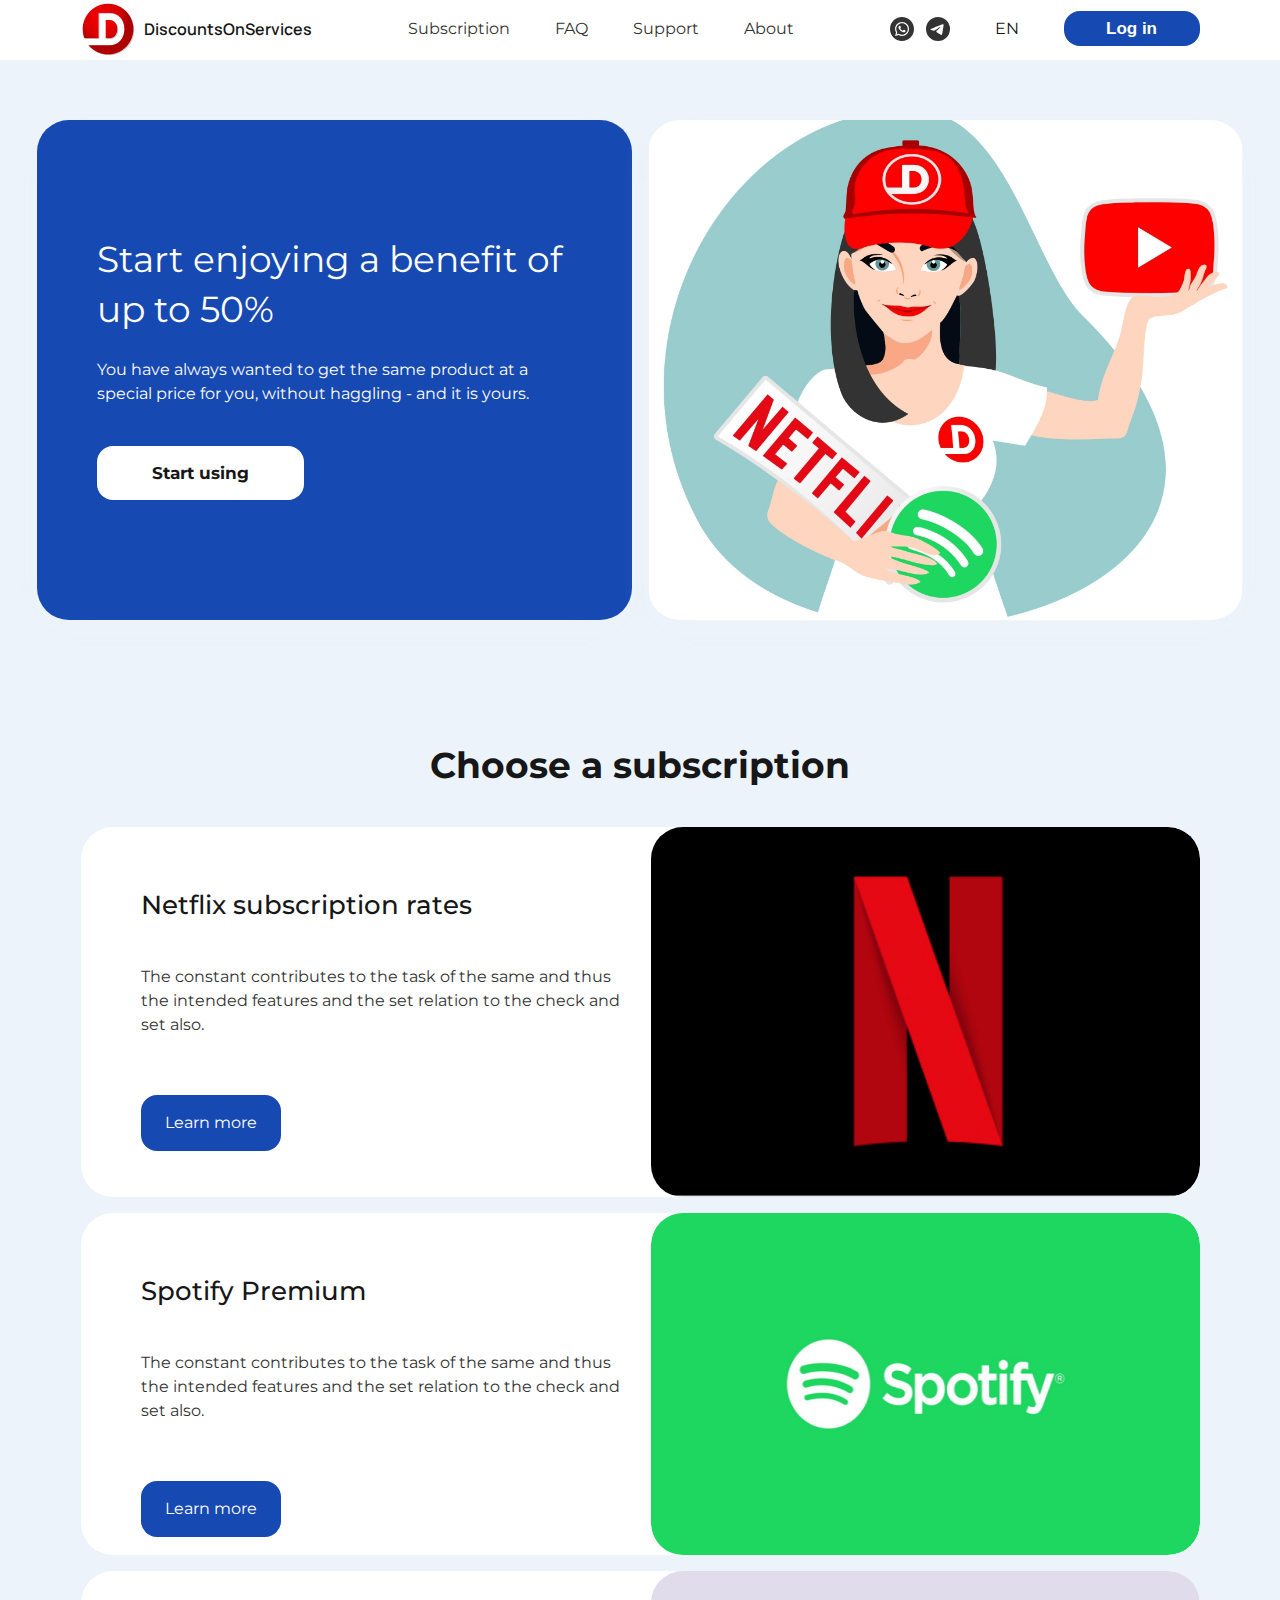
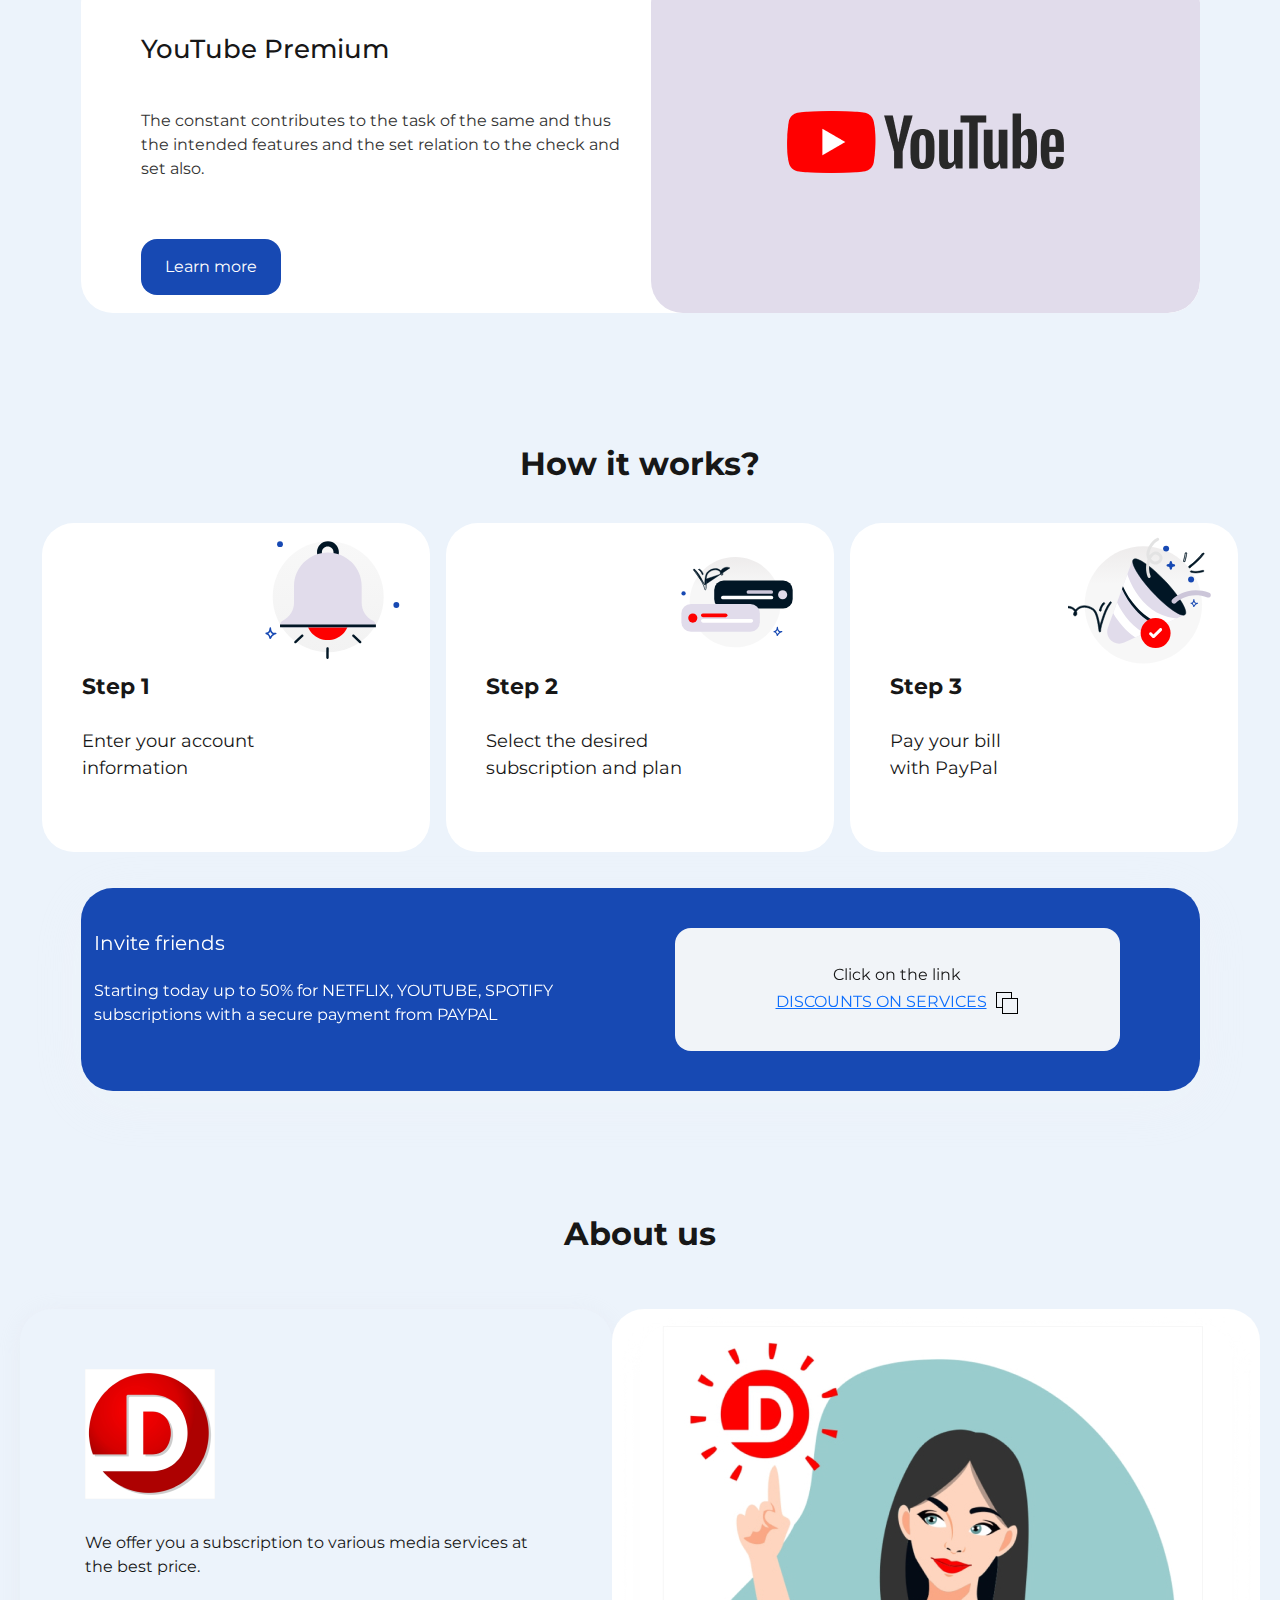
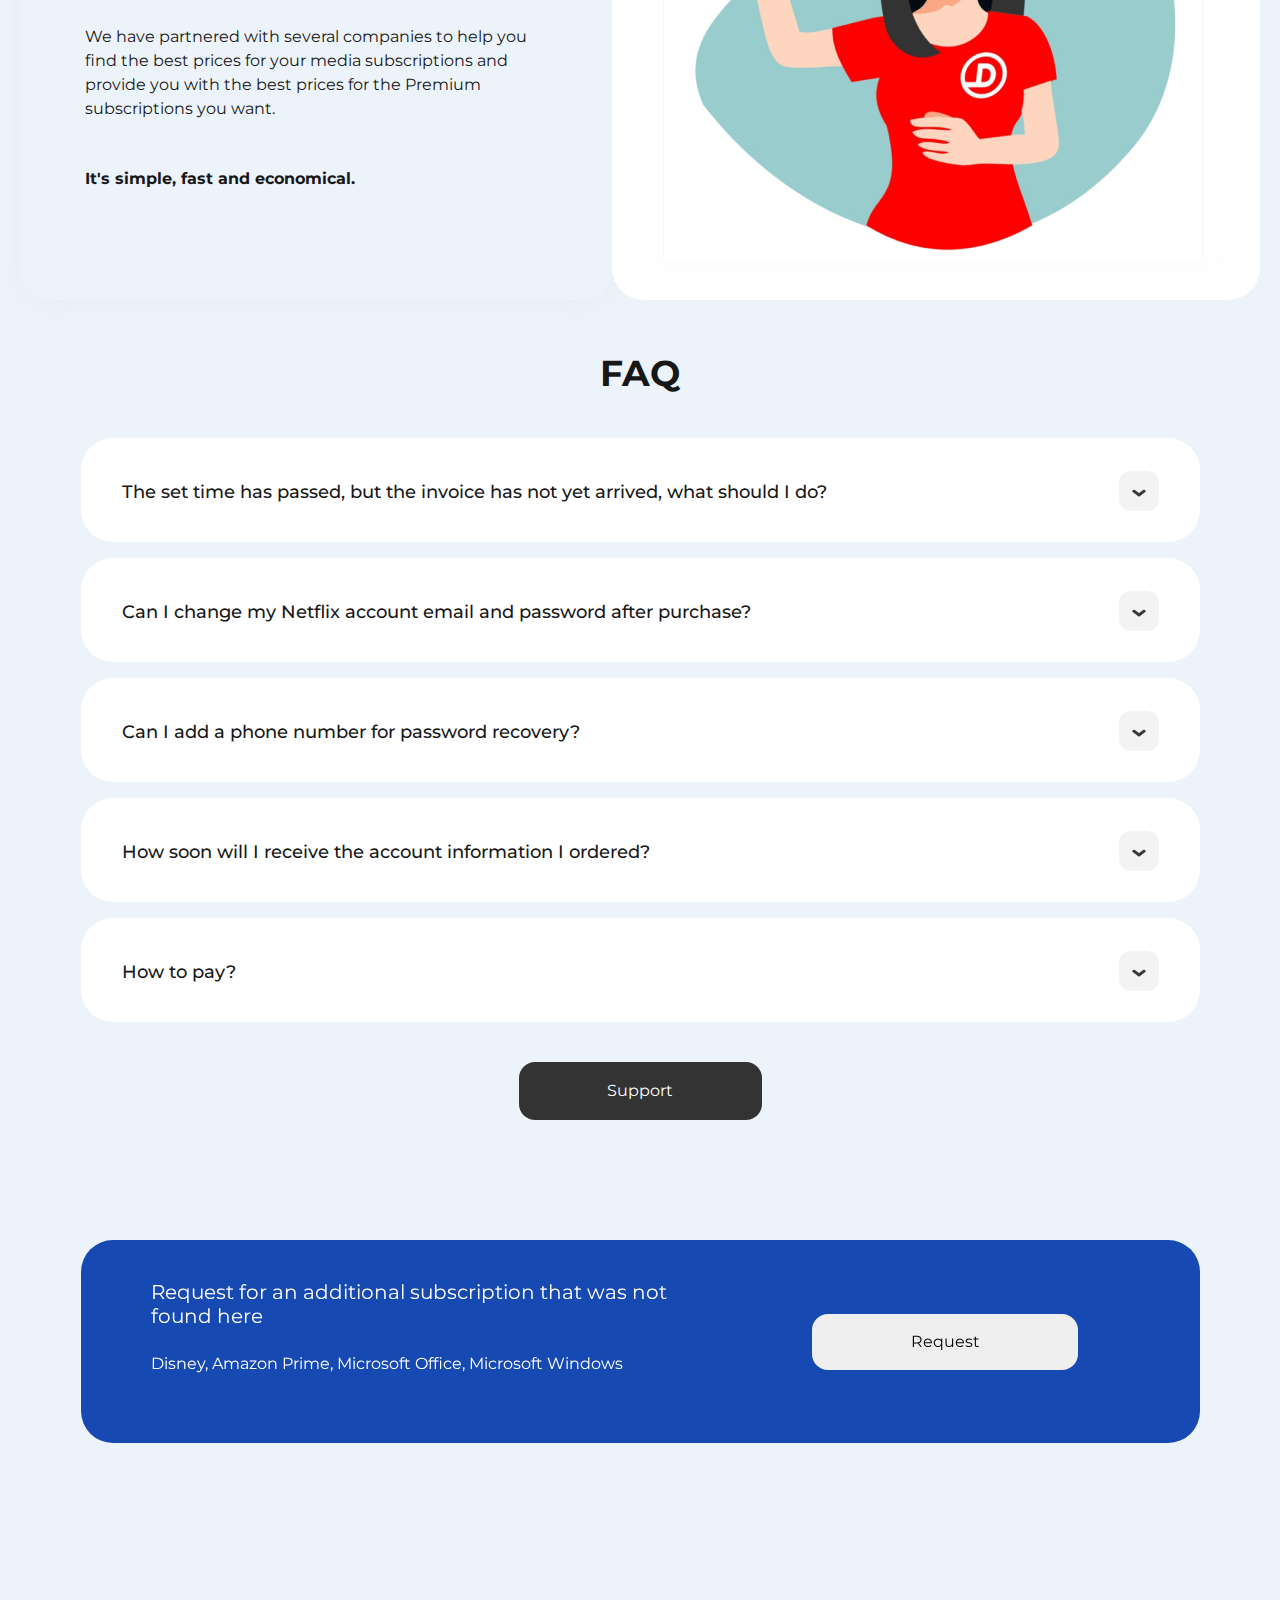
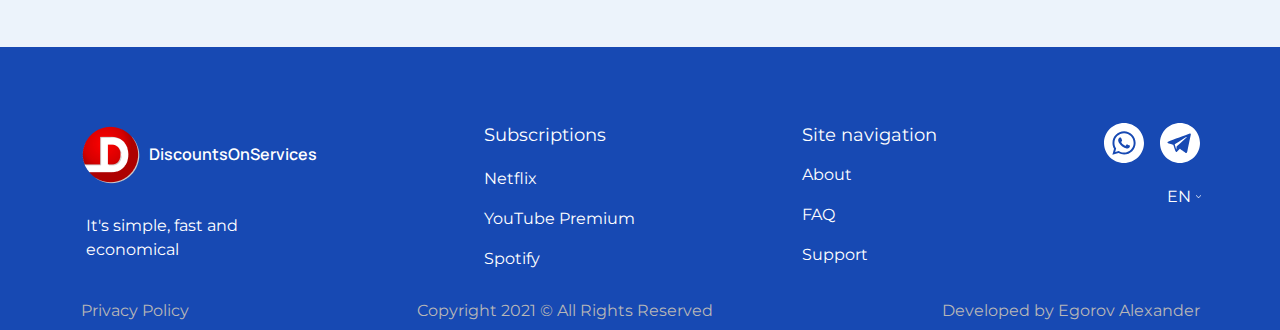
<file: index.html>
<!DOCTYPE html>
<html lang="en, ru">

<head>
	<meta charset="utf-8" />
	<!-- <base href="/"> -->

	<title>Egorov.dev</title>
	<meta name="page" content="MultiPage" />

	<meta name="viewport"
		content="width=device-width, initial-scale=1.0, minimum-scale=1.0, maximum-scale=1.0, user-scalable=no" />

	<link rel="icon" href="images/favicon.png" />
	<meta property="og:image" content="images/preview.jpg" />

	<!-- <link rel="stylesheet" href="libs/bootstrap/css/bootstrap-reboot.min.css"> -->
	<link rel="stylesheet" href="libs/bootstrap/css/bootstrap-grid.min.css" />
	<link rel="stylesheet" href="libs/bootstrap/css/bootstrap.min.css">
	<link href="https://fonts.googleapis.com/css?family=Montserrat:regular,500,800" rel="stylesheet" />
	<link href="https://fonts.googleapis.com/css?family=Inter:regular,500,600,800" rel="stylesheet" />
	<link href="https://fonts.googleapis.com/css?family=Manrope:regular,500,600,700,800" rel="stylesheet" />
	<link rel="stylesheet" href="css/main.css">
	<link rel="stylesheet" href="css/media.css">

</head>

<body>

	<div class="wrapper">
		<header class="header">
			<div class="container">
				<div class="header__inner">
					<div class="header__logo">
						<div class="header__logo-img">
							<a href="index.html"><img src="images/logo.png" alt="logo"></a>
						</div>
						<div class="header__logo-text">DiscountsOnServices</div>
					</div>
					
					<div class="header__menu menu">
						<div class="header__burger">
						<span></span>
					</div>
						<nav class="menu__body">
							<ul class="menu__list">
								<li class="menu__item"><a href="#" class="menu__link">Subscription</a>
									<div class="dropdown-content">
										<a href="netflix.html">Netflix</a>
										<a href="youtube.html">YouTube Premium</a>
										<a href="spotify.html">Spotify</a>
									</div>
								</li>
								<li class="menu__item"><a href="#" class="menu__link">FAQ</a></li>
								<li class="menu__item"><a href="#" class="menu__link">Support</a></li>
								<li class="menu__item"><a href="#" class="menu__link">About</a></li>
							</ul>
						</nav>
					</div>
					<div class="header__links">
						<div class="header__social">
							<div class="header__social-icon">
								<svg class="svg-icon" xmlns="http://www.w3.org/2000/svg" width="24" height="24"
									viewbox="0 0 24 24">
									<path
										d="M12.031 6.172c-3.181 0-5.767 2.586-5.768 5.766-.001 1.298.38 2.27 1.019 3.287l-.582 2.128 2.182-.573c.978.58 1.911.928 3.145.929 3.178 0 5.767-2.587 5.768-5.766.001-3.187-2.575-5.77-5.764-5.771zm3.392 8.244c-.144.405-.837.774-1.17.824-.299.045-.677.063-1.092-.069-.252-.08-.575-.187-.988-.365-1.739-.751-2.874-2.502-2.961-2.617-.087-.116-.708-.94-.708-1.793s.448-1.273.607-1.446c.159-.173.346-.217.462-.217l.332.006c.106.005.249-.04.39.298.144.347.491 1.2.534 1.287.043.087.072.188.014.304-.058.116-.087.188-.173.289l-.26.304c-.087.086-.177.18-.076.354.101.174.449.741.964 1.201.662.591 1.221.774 1.394.86s.274.072.376-.043c.101-.116.433-.506.549-.68.116-.173.231-.145.39-.087s1.011.477 1.184.564.289.13.332.202c.045.072.045.419-.1.824zm-3.423-14.416c-6.627 0-12 5.373-12 12s5.373 12 12 12 12-5.373 12-12-5.373-12-12-12zm.029 18.88c-1.161 0-2.305-.292-3.318-.844l-3.677.964.984-3.595c-.607-1.052-.927-2.246-.926-3.468.001-3.825 3.113-6.937 6.937-6.937 1.856.001 3.598.723 4.907 2.034 1.31 1.311 2.031 3.054 2.03 4.908-.001 3.825-3.113 6.938-6.937 6.938z" />
								</svg>
							</div>
							<div class="header__social-icon">
								<svg class="svg-icon" role="img" width="24" height="24" viewbox="0 0 24 24"
									xmlns="http://www.w3.org/2000/svg">
									<path
										d="M11.944 0A12 12 0 0 0 0 12a12 12 0 0 0 12 12 12 12 0 0 0 12-12A12 12 0 0 0 12 0a12 12 0 0 0-.056 0zm4.962 7.224c.1-.002.321.023.465.14a.506.506 0 0 1 .171.325c.016.093.036.306.02.472-.18 1.898-.962 6.502-1.36 8.627-.168.9-.499 1.201-.82 1.23-.696.065-1.225-.46-1.9-.902-1.056-.693-1.653-1.124-2.678-1.8-1.185-.78-.417-1.21.258-1.91.177-.184 3.247-2.977 3.307-3.23.007-.032.014-.15-.056-.212s-.174-.041-.249-.024c-.106.024-1.793 1.14-5.061 3.345-.48.33-.913.49-1.302.48-.428-.008-1.252-.241-1.865-.44-.752-.245-1.349-.374-1.297-.789.027-.216.325-.437.893-.663 3.498-1.524 5.83-2.529 6.998-3.014 3.332-1.386 4.025-1.627 4.476-1.635z" />
								</svg>
							</div>
						</div>
						<div class="header__lang">
							<div class="dropdown">
								<div class="dropbtn">EN</div>
								<div class="dropdown-content-lang">
									<a href="#">English</a>
									<a href="#">Russian</a>
									<a href="#">Ukraine</a>
								</div>
							</div>
						</div>
						<div class="header__button">
							<button class="btn">Log in</button>
						</div>
					</div>
				</div>
			</div>
		</header>

		<section class="start">
			<div class="container">
				<div class="start__wrapper">
					<div class="start__inner">
						<div class="start__content">
							<div class="start__title">
								Start enjoying a benefit
								of up to 50%
							</div>
							<div class="start__text">
								You have always wanted to get the same product at a special price for you, without haggling
								- and it
								is yours.
							</div>
							<div class="start__button">
								<button type="button" class="start__btn">Start using</button>
							</div>

						</div>
						<div class="start__img">
							<img src="images/002_1024.jpg" alt="image">
						</div>
					</div>
				</div>
			</div>
		</section>

		<section class="subscription">
			<div class="container">
				<div class="subscription__inner">
					<div class="subscription__title title">
						Choose a subscription
					</div>
					<div class="subscription__card">
						<div class="subscription__item">
							<div class="subscription__content">
								<div class="subscription__content-title">Netflix subscription rates</div>
								<div class="subscription__content-text">The constant contributes to the task of the same and
									thus the intended
									features and the set relation to the check and set also.
								</div>
								<div class="subscription__content-button">
									<button class="subscription-btn">Learn more</button>
								</div>
							</div>
							<div class="subscription__content-image">
								<img src="images/netflix.jpg" alt="netflix" />
							</div>
						</div>
						<div class="subscription__item">
							<div class="subscription__content">
								<div class="subscription__content-title">Spotify Premium</div>
								<div class="subscription__content-text">The constant contributes to the task of the same and
									thus the intended
									features and the set relation to the check and set also.
								</div>
								<div class="subscription__content-button">
									<button class="subscription-btn">Learn more</button>
								</div>
							</div>
							<div class="subscription__content-image">
								<img src="images/spotofy.jpg" alt="netflix">
							</div>
						</div>
						<div class="subscription__item youtube-sub">
							<div class="subscription__content">
								<div class="subscription__content-title">YouTube Premium</div>
								<div class="subscription__content-text">The constant contributes to the task of the same and
									thus the intended
									features and the set relation to the check and set also.
								</div>
								<div class="subscription__content-button">
									<button class="subscription-btn">Learn more</button>
								</div>
							</div>
							<div class="subscription__content-image">
								<img src="images/image%205.png" alt="netflix">
							</div>
						</div>

					</div>
				</div>
			</div>
		</section>
		<section class="works">
			<div class="container">
				<div class="works__inner">
					<div class="works__title">How it works?</div>
					<div class="works__card">
						<div class="works__item">
							<div class="works__content-title">Step 1</div>
							<div class="works__icon">
								<img src="./images/works1.svg" alt="works">
							</div>
							<div class="works__content-text">Enter your account information</div>
						</div>
						<div class="works__item">
							<div class="works__content-title">Step 2</div>
							<div class="works__icon">
								<img src="./images/works2.svg" alt="works">
							</div>
							<div class="works__content-text">Select the desired subscription and plan</div>
						</div>
						<div class="works__item">
							<div class="works__content-title">Step 3</div>
							<div class="works__icon">
								<img src="./images/works3.svg" alt="works">
							</div>
							<div class="works__content-text">Pay your bill <br>with PayPal</div>
						</div>
					</div>
				</div>
				<div class="friends">
					<div class="friends__content">
						<div class="friends__title">Invite friends</div>
						<div class="friends__text">Starting today up to 50% for NETFLIX, YOUTUBE, SPOTIFY
							subscriptions with a
							secure payment from PAYPAL
						</div>
					</div>
					<div class="friends__link">
						<div class="friends__link-title">Click on the link</div>
						<div class="friends__link-copy"><a
								href="https://t.me/DiscountsOnServices_bot?start=343964809">Discounts
								On Services</a><span class="friends__link-svg"><svg width="24" height="24"
									xmlns="http://www.w3.org/2000/svg" fill-rule="evenodd" clip-rule="evenodd">
									<path d="M17 7h6v16h-16v-6h-6v-16h16v6zm5 1h-14v14h14v-14zm-6-1v-5h-14v14h5v-9h9z" />
								</svg></span></div>
					</div>
				</div>
			</div>
		</section>
		<div class="about">
			<div class="container">
				<div class="about__inner">
					<div class="about__title">About us</div>
					<div class="about__content">
						<div class="about__simple">
							<div class="about__simple-content">
								<div class="about__simple-icon">
									<img src="images/about-logo.png" alt="">
								</div>
								<p class="about__simple-text">We offer you a subscription to various media services at the best
									price.</p>
								<p class="about__simple-text">We have partnered with several companies to help you find the best
									prices for your
									media subscriptions and provide you with the best prices for the Premium subscriptions
									you want.</p>
								<p class="about__simple-text"><b>It's simple, fast and economical.</b></p>
							</div>
						</div>
						<div class="about__image">
							<img src="images/about-image.jpg" alt="">
						</div>
					</div>
				</div>
			</div>
		</div>
		<section class="faq">
			<div class="container">
				<div class="faq__inner">
					<div class="faq__title title">FAQ</div>
					<div class="faq__menu">
						<ul class="faq-menu__list">
							<li class="faq-menu__item">
								<div class="faq-item__content">
									The set time has passed, but the invoice has not yet arrived, what should I do?
								</div>
								<ul class="faq-sub-menu__list">
									<li class="faq-sub-menu__item">
										<div class="faq-sub-item__content">Какой-то текст, появится в будующем</div>
									</li>
								</ul>
							</li>
							<li class="faq-menu__item">
								<div class="faq-item__content">
									Can I change my Netflix account email and password after purchase?
								</div>
								<ul class="faq-sub-menu__list">
									<li class="faq-sub-menu__item">
										<div class="faq-sub-item__content">Какой-то текст, появится в будующем</div>
									</li>
								</ul>
							</li>
							<li class="faq-menu__item">
								<div class="faq-item__content">
									Can I add a phone number for password recovery?
								</div>
								<ul class="faq-sub-menu__list">
									<li class="faq-sub-menu__item">
										<div class="faq-sub-item__content">Какой-то текст, появится в будующем</div>
									</li>
								</ul>
							</li>
							<li class="faq-menu__item">
								<div class="faq-item__content">
									How soon will I receive the account information I ordered?
								</div>
								<ul class="faq-sub-menu__list">
									<li class="faq-sub-menu__item">
										<div class="faq-sub-item__content">Какой-то текст, появится в будующем</div>
									</li>
								</ul>
							</li>
							<li class="faq-menu__item">
								<div class="faq-item__content">
									How to pay?
								</div>
								<ul class="faq-sub-menu__list">
									<li class="faq-sub-menu__item">
										<div class="faq-sub-item__content">Payment options we currently have: PayPal,
											Bitcoin.
										</div>
									</li>
								</ul>
							</li>
						</ul>
					</div>
					<div class="faq__button">
						<button class="faqBtn" type="button">Support</button>
					</div>
					<div class="friends friends-home-page">
						<div class="friends__content friends-home-page__content">
							<div class="friends__title friends-home-page__title">Request for an additional subscription that
								was not
								found here
							</div>
							<div class="friends__text friends-home-page__text">Disney, Amazon Prime, Microsoft Office,
								Microsoft Windows
							</div>
						</div>
						<div class="friends__link friends-home-page__link">
							<button class="faq__links">Request</button>
						</div>
					</div>
				</div>
			</div>

		</section>

		<footer class="footer">
			<div class="container">
				<div class="footer__inner">
					<div class="footer__logo">
						<div class="header__logo">
							<div class="header__logo-img">
								<a href="index.html"><img src="images/footerLogo.png" alt="logo"></a>
							</div>
							<div class="header__logo-text">DiscountsOnServices</div>
						</div>
						<div class="footer__logo-text">
							It's simple, fast and economical
						</div>
					</div>
					<div class="footer__subscriptions">
						<div class="subscriptions__title">
							Subscriptions
						</div>
						<ul class="subscript__site">
							<li class="subscript__item"><a href="netflix.html">Netflix</a></li>
							<li class="subscript__item"><a href="youtube.html">YouTube Premium</a></li>
							<li class="subscript__item"><a href="spotify.html">Spotify</a></li>
						</ul>
					</div>
					<div class="footer__nav">
						<div class="subscriptions__title">
							Site navigation
						</div>
						<ul class="subscriptions__site">
							<li class="subscriptions__item"><a href="#">About</a></li>
							<li class="subscriptions__item"><a href="#">FAQ</a></li>
							<li class="subscriptions__item"><a href="#">Support</a></li>
						</ul>
					</div>
					<div class="footer__social">
						<div class="header__social">
							<div class="header__social-icon">
								<svg class="svg-icon" xmlns="http://www.w3.org/2000/svg" width="40" height="40"
									viewbox="0 0 24 24">
									<path
										d="M12.031 6.172c-3.181 0-5.767 2.586-5.768 5.766-.001 1.298.38 2.27 1.019 3.287l-.582 2.128 2.182-.573c.978.58 1.911.928 3.145.929 3.178 0 5.767-2.587 5.768-5.766.001-3.187-2.575-5.77-5.764-5.771zm3.392 8.244c-.144.405-.837.774-1.17.824-.299.045-.677.063-1.092-.069-.252-.08-.575-.187-.988-.365-1.739-.751-2.874-2.502-2.961-2.617-.087-.116-.708-.94-.708-1.793s.448-1.273.607-1.446c.159-.173.346-.217.462-.217l.332.006c.106.005.249-.04.39.298.144.347.491 1.2.534 1.287.043.087.072.188.014.304-.058.116-.087.188-.173.289l-.26.304c-.087.086-.177.18-.076.354.101.174.449.741.964 1.201.662.591 1.221.774 1.394.86s.274.072.376-.043c.101-.116.433-.506.549-.68.116-.173.231-.145.39-.087s1.011.477 1.184.564.289.13.332.202c.045.072.045.419-.1.824zm-3.423-14.416c-6.627 0-12 5.373-12 12s5.373 12 12 12 12-5.373 12-12-5.373-12-12-12zm.029 18.88c-1.161 0-2.305-.292-3.318-.844l-3.677.964.984-3.595c-.607-1.052-.927-2.246-.926-3.468.001-3.825 3.113-6.937 6.937-6.937 1.856.001 3.598.723 4.907 2.034 1.31 1.311 2.031 3.054 2.03 4.908-.001 3.825-3.113 6.938-6.937 6.938z" />
								</svg>
							</div>
							<div class="header__social-icon">
								<svg class="svg-icon" width="40" height="40" xmlns="http://www.w3.org/2000/svg"
									xml:space="preserve"
									style="fill-rule:evenodd;clip-rule:evenodd;stroke-linejoin:round;stroke-miterlimit:1.41421;"
									viewbox="0 0 24 24">
									<path
										d="M12,0c-6.626,0 -12,5.372 -12,12c0,6.627 5.374,12 12,12c6.627,0 12,-5.373 12,-12c0,-6.628 -5.373,-12 -12,-12Zm3.224,17.871c0.188,0.133 0.43,0.166 0.646,0.085c0.215,-0.082 0.374,-0.267 0.422,-0.491c0.507,-2.382 1.737,-8.412 2.198,-10.578c0.035,-0.164 -0.023,-0.334 -0.151,-0.443c-0.129,-0.109 -0.307,-0.14 -0.465,-0.082c-2.446,0.906 -9.979,3.732 -13.058,4.871c-0.195,0.073 -0.322,0.26 -0.316,0.467c0.007,0.206 0.146,0.385 0.346,0.445c1.381,0.413 3.193,0.988 3.193,0.988c0,0 0.847,2.558 1.288,3.858c0.056,0.164 0.184,0.292 0.352,0.336c0.169,0.044 0.348,-0.002 0.474,-0.121c0.709,-0.669 1.805,-1.704 1.805,-1.704c0,0 2.084,1.527 3.266,2.369Zm-6.423,-5.062l0.98,3.231l0.218,-2.046c0,0 3.783,-3.413 5.941,-5.358c0.063,-0.057 0.071,-0.153 0.019,-0.22c-0.052,-0.067 -0.148,-0.083 -0.219,-0.037c-2.5,1.596 -6.939,4.43 -6.939,4.43Z" />
								</svg>
							</div>
						</div>
						<div class="header__lang">
							<div class="dropdown">
								<div class="dropbtn">EN</div>
								<div class="dropdown-content-lang">
									<a href="#">English</a>
									<a href="#">Russian</a>
									<a href="#">Ukraine</a>
								</div>
							</div>
						</div>
					</div>
				</div>
				<div class="copyright__content">
					<div class="privacy">
						Privacy Policy
					</div>
					<div class="copy">
						Copyright 2021 © All Rights Reserved
					</div>
					<div class="devBy">
						Developed by Egorov Alexander
					</div>
				</div>
			</div>
		</footer>
	</div>

	<script src="libs/jquery/jquery-3.6.0.min.js" defer></script>
	<script src="js/common.js" defer></script>
	<script src="js/burger.js"></script>
</body>

</html>
</file>
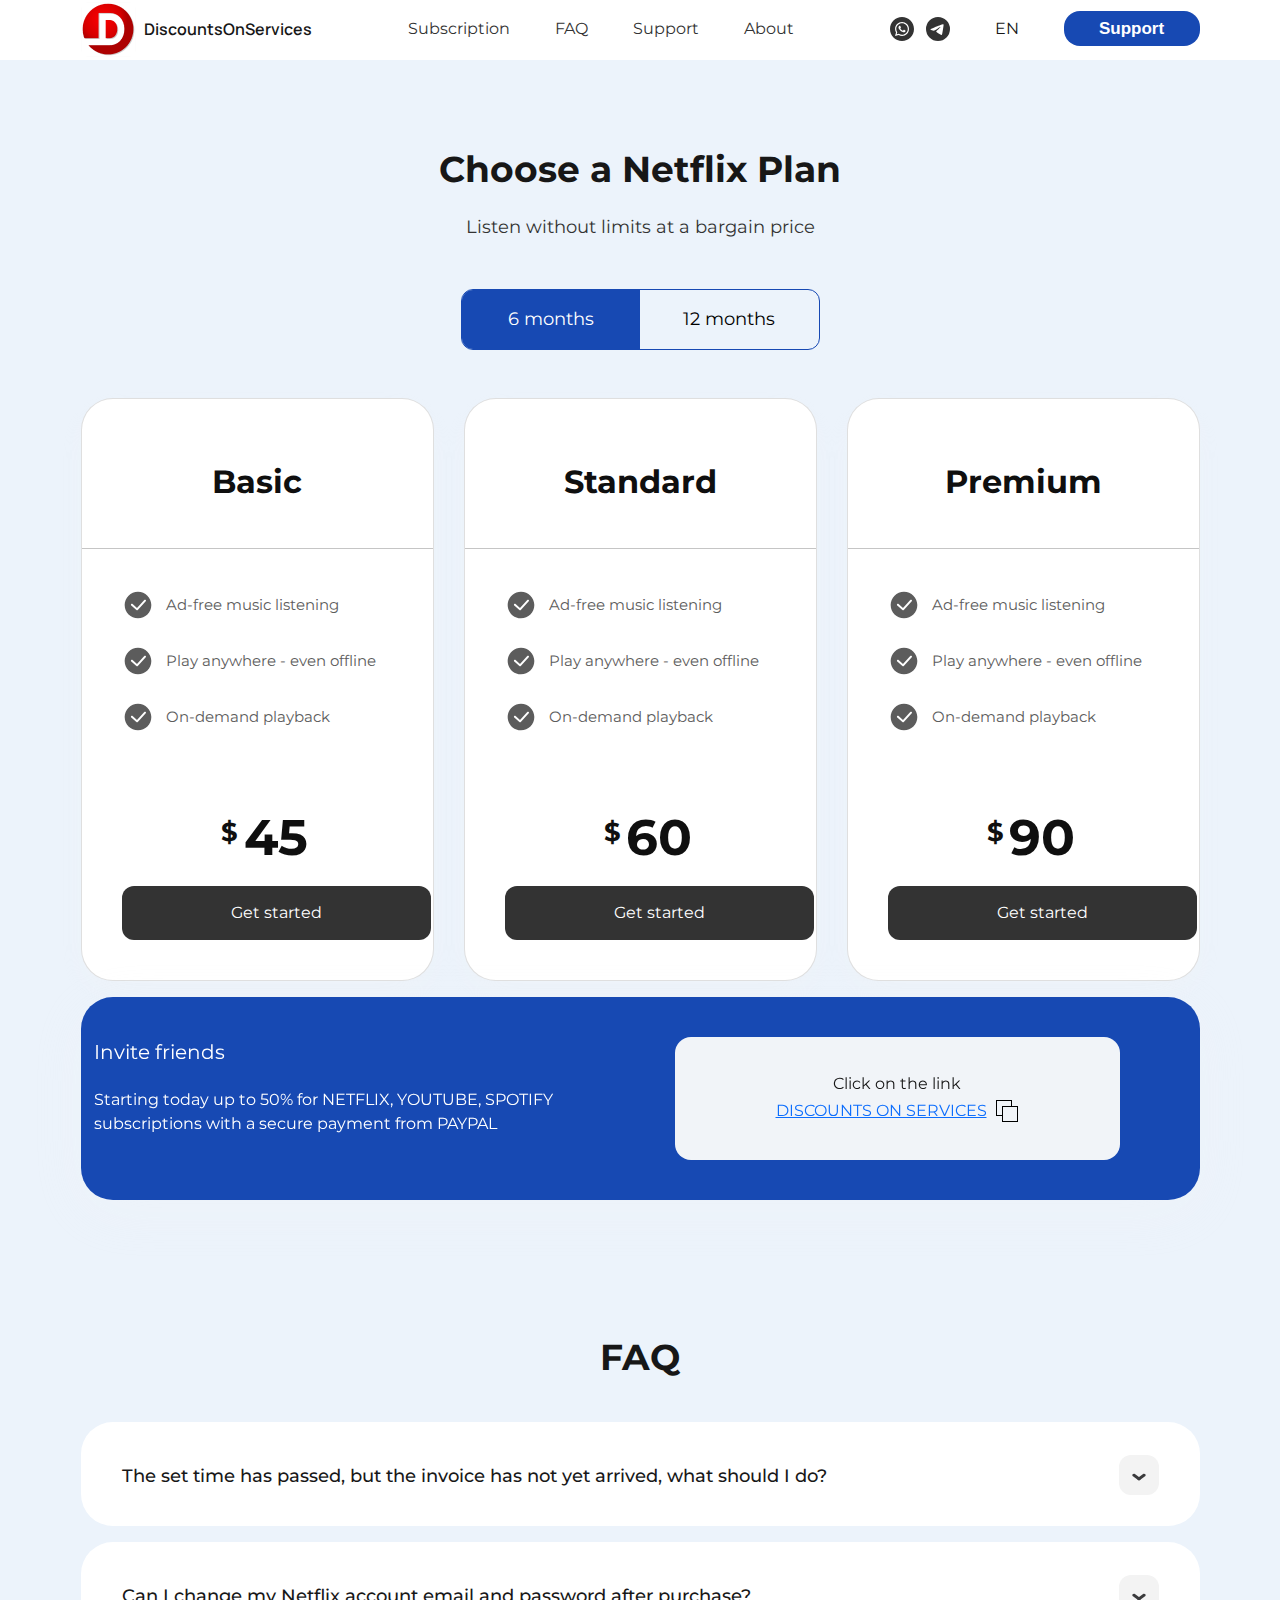
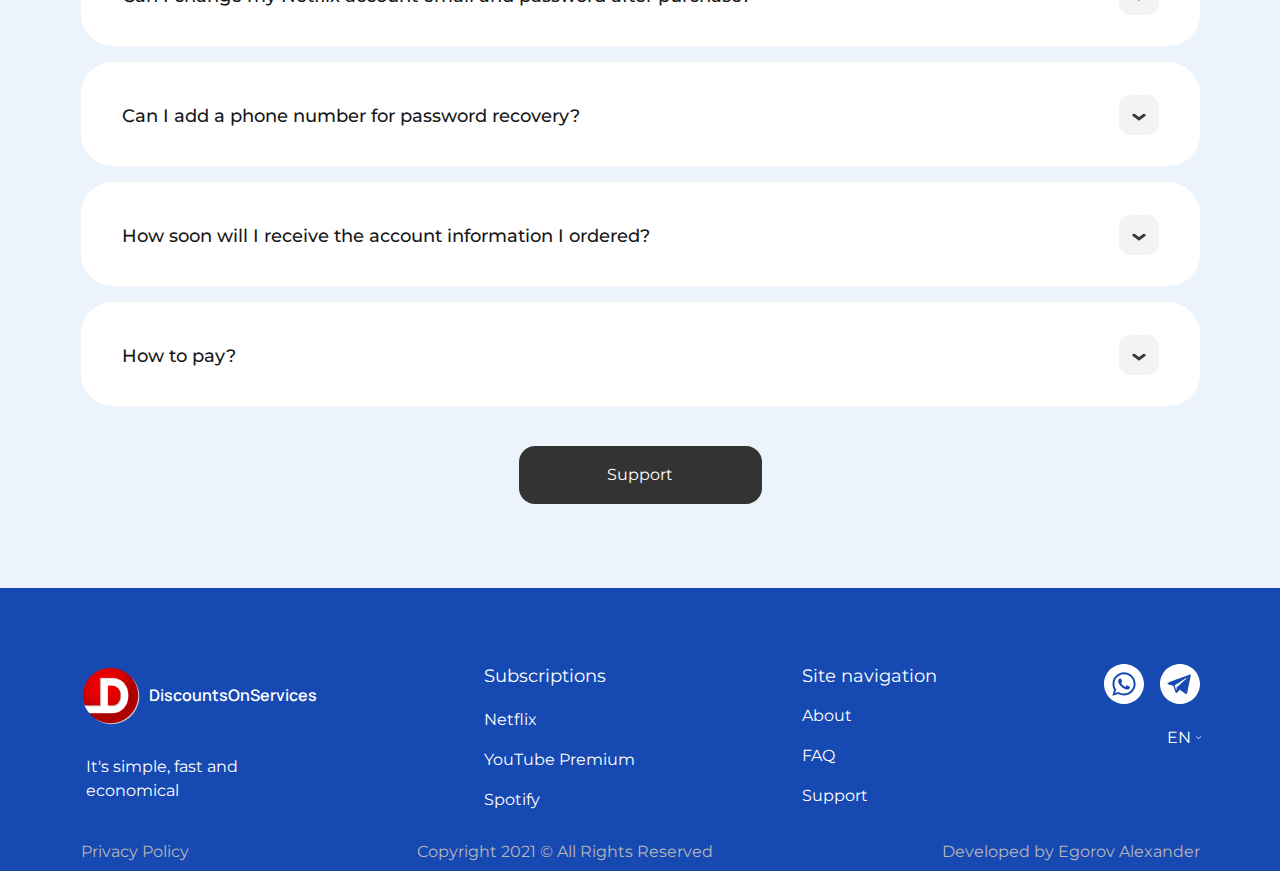
<file: netflix.html>
<!DOCTYPE html>
<html lang="en, ru">

<head>
	<meta charset="utf-8" />
	<!-- <base href="/"> -->

	<title>Simple Starter</title>
	<meta name="description" content="Simple Starter Description" />

	<meta name="viewport"
		content="width=device-width, initial-scale=1.0, minimum-scale=1.0, maximum-scale=1.0, user-scalable=no" />

	<link rel="icon" href="images/favicon.png" />
	<meta property="og:image" content="images/preview.jpg" />

	<!-- <link rel="stylesheet" href="libs/bootstrap/css/bootstrap-reboot.min.css"> -->
	<link rel="stylesheet" href="libs/bootstrap/css/bootstrap-grid.min.css" />
	<link rel="stylesheet" href="libs/bootstrap/css/bootstrap.min.css">
	<link href="https://fonts.googleapis.com/css?family=Montserrat:regular,500,800" rel="stylesheet" />
	<link href="https://fonts.googleapis.com/css?family=Inter:regular,500,600,800" rel="stylesheet" />
	<link href="https://fonts.googleapis.com/css?family=Manrope:regular,500,600,700,800" rel="stylesheet" />
	<link rel="stylesheet" href="css/main.css">
	<link rel="stylesheet" href="css/media.css" />
</head>

<body>

	<div class="wrapper">
		<header class="header">
			<div class="container">
				<div class="header__inner">
					<div class="header__logo">
						<div class="header__logo-img">
							<a href="index.html"><img src="images/logo.png" alt="logo"></a>
						</div>
						<div class="header__logo-text">DiscountsOnServices</div>
					</div>
					<div class="header__menu menu">
						<nav class="menu__body">
							<ul class="menu__list">
								<li class="menu__item"><a href="#" class="menu__link">Subscription</a>
									<div class="dropdown-content">
										<a href="index.html">Go back</a>
										<a href="youtube.html">YouTube Premium</a>
										<a href="spotify.html">Spotify</a>
									</div>
								</li>
								<li class="menu__item"><a href="#" class="menu__link">FAQ</a></li>
								<li class="menu__item"><a href="#" class="menu__link">Support</a></li>
								<li class="menu__item"><a href="#" class="menu__link">About</a></li>
							</ul>
						</nav>
					</div>
					<div class="header__links">
						<div class="header__social">
							<div class="header__social-icon">
								<svg class="svg-icon" xmlns="http://www.w3.org/2000/svg" width="24" height="24"
									viewbox="0 0 24 24">
									<path
										d="M12.031 6.172c-3.181 0-5.767 2.586-5.768 5.766-.001 1.298.38 2.27 1.019 3.287l-.582 2.128 2.182-.573c.978.58 1.911.928 3.145.929 3.178 0 5.767-2.587 5.768-5.766.001-3.187-2.575-5.77-5.764-5.771zm3.392 8.244c-.144.405-.837.774-1.17.824-.299.045-.677.063-1.092-.069-.252-.08-.575-.187-.988-.365-1.739-.751-2.874-2.502-2.961-2.617-.087-.116-.708-.94-.708-1.793s.448-1.273.607-1.446c.159-.173.346-.217.462-.217l.332.006c.106.005.249-.04.39.298.144.347.491 1.2.534 1.287.043.087.072.188.014.304-.058.116-.087.188-.173.289l-.26.304c-.087.086-.177.18-.076.354.101.174.449.741.964 1.201.662.591 1.221.774 1.394.86s.274.072.376-.043c.101-.116.433-.506.549-.68.116-.173.231-.145.39-.087s1.011.477 1.184.564.289.13.332.202c.045.072.045.419-.1.824zm-3.423-14.416c-6.627 0-12 5.373-12 12s5.373 12 12 12 12-5.373 12-12-5.373-12-12-12zm.029 18.88c-1.161 0-2.305-.292-3.318-.844l-3.677.964.984-3.595c-.607-1.052-.927-2.246-.926-3.468.001-3.825 3.113-6.937 6.937-6.937 1.856.001 3.598.723 4.907 2.034 1.31 1.311 2.031 3.054 2.03 4.908-.001 3.825-3.113 6.938-6.937 6.938z" />
								</svg>
							</div>
							<div class="header__social-icon">
								<svg class="svg-icon" role="img" width="24" height="24" viewbox="0 0 24 24"
									xmlns="http://www.w3.org/2000/svg">
									<path
										d="M11.944 0A12 12 0 0 0 0 12a12 12 0 0 0 12 12 12 12 0 0 0 12-12A12 12 0 0 0 12 0a12 12 0 0 0-.056 0zm4.962 7.224c.1-.002.321.023.465.14a.506.506 0 0 1 .171.325c.016.093.036.306.02.472-.18 1.898-.962 6.502-1.36 8.627-.168.9-.499 1.201-.82 1.23-.696.065-1.225-.46-1.9-.902-1.056-.693-1.653-1.124-2.678-1.8-1.185-.78-.417-1.21.258-1.91.177-.184 3.247-2.977 3.307-3.23.007-.032.014-.15-.056-.212s-.174-.041-.249-.024c-.106.024-1.793 1.14-5.061 3.345-.48.33-.913.49-1.302.48-.428-.008-1.252-.241-1.865-.44-.752-.245-1.349-.374-1.297-.789.027-.216.325-.437.893-.663 3.498-1.524 5.83-2.529 6.998-3.014 3.332-1.386 4.025-1.627 4.476-1.635z" />
								</svg>
							</div>
						</div>
						<div class="header__lang">
							<div class="dropdown">
								<div class="dropbtn">EN</div>
								<div class="dropdown-content-lang">
									<a href="#">English</a>
									<a href="#">Russian</a>
									<a href="#">Ukraine</a>
								</div>
							</div>
						</div>
						<div class="header__button">
							<button class="btn">Support</button>
						</div>
					</div>
				</div>
			</div>
		</header>

		<section class="section chose-plan">
			<div class="container">
				<div class="chose-plan__inner">
					<div class="chose-plan__title title">Choose a Netflix Plan</div>
					<div class="chose-plan__subtitle">Listen without limits at a bargain price</div>
					<div class="chose-plan__button-months">
						<button class="btn-months active ">6 months</button>
						<button class="btn-months-choise">12 months</button>
					</div>
					<div class="chose-plan-card">
						<div class="chose-plan__card card">
							<div class="card__title">Basic</div>
							<hr />
							<div class="card__boxes">
								<div class="card__boxes-label">
									<label class="card__checkbox">
										<input hidden type="checkbox" class="card__checkbox-input" />
										<span class="checkbox-icon"><svg class="svg-icon" clip-rule="evenodd" fill-rule="evenodd"
												stroke-linejoin="round" stroke-miterlimit="2" viewbox="0 0 24 24"
												xmlns="http://www.w3.org/2000/svg" width="32" height="32">
												<path
													d="m11.998 2.005c5.517 0 9.997 4.48 9.997 9.997 0 5.518-4.48 9.998-9.997 9.998-5.518 0-9.998-4.48-9.998-9.998 0-5.517 4.48-9.997 9.998-9.997zm-5.049 10.386 3.851 3.43c.142.128.321.19.499.19.202 0 .405-.081.552-.242l5.953-6.509c.131-.143.196-.323.196-.502 0-.41-.331-.747-.748-.747-.204 0-.405.082-.554.243l-5.453 5.962-3.298-2.938c-.144-.127-.321-.19-.499-.19-.415 0-.748.335-.748.746 0 .205.084.409.249.557z"
													fill-rule="nonzero" />
											</svg></span>
										Ad-free music listening
									</label>
									<label class="card__checkbox">
										<input hidden type="checkbox" class="card__checkbox-input" />
										<span class="checkbox-icon"><svg class="svg-icon" clip-rule="evenodd" fill-rule="evenodd"
												stroke-linejoin="round" stroke-miterlimit="2" viewbox="0 0 24 24"
												xmlns="http://www.w3.org/2000/svg" width="32" height="32">
												<path
													d="m11.998 2.005c5.517 0 9.997 4.48 9.997 9.997 0 5.518-4.48 9.998-9.997 9.998-5.518 0-9.998-4.48-9.998-9.998 0-5.517 4.48-9.997 9.998-9.997zm-5.049 10.386 3.851 3.43c.142.128.321.19.499.19.202 0 .405-.081.552-.242l5.953-6.509c.131-.143.196-.323.196-.502 0-.41-.331-.747-.748-.747-.204 0-.405.082-.554.243l-5.453 5.962-3.298-2.938c-.144-.127-.321-.19-.499-.19-.415 0-.748.335-.748.746 0 .205.084.409.249.557z"
													fill-rule="nonzero" />
											</svg></span>
										Play anywhere - even offline
									</label>
									<label class="card__checkbox">
										<input hidden type="checkbox" class="card__checkbox-input" />
										<span class="checkbox-icon"><svg class="svg-icon" clip-rule="evenodd" fill-rule="evenodd"
												stroke-linejoin="round" stroke-miterlimit="2" viewbox="0 0 24 24"
												xmlns="http://www.w3.org/2000/svg" width="32" height="32">
												<path
													d="m11.998 2.005c5.517 0 9.997 4.48 9.997 9.997 0 5.518-4.48 9.998-9.997 9.998-5.518 0-9.998-4.48-9.998-9.998 0-5.517 4.48-9.997 9.998-9.997zm-5.049 10.386 3.851 3.43c.142.128.321.19.499.19.202 0 .405-.081.552-.242l5.953-6.509c.131-.143.196-.323.196-.502 0-.41-.331-.747-.748-.747-.204 0-.405.082-.554.243l-5.453 5.962-3.298-2.938c-.144-.127-.321-.19-.499-.19-.415 0-.748.335-.748.746 0 .205.084.409.249.557z"
													fill-rule="nonzero" />
											</svg></span>
										On-demand playback
									</label>
								</div>
								<div class="card__price"><span>$</span>45</div>
								<div class="alternative__price"><span>$</span>90</div>
								<div class="card__button">
									<button class="btn-started">Get started</button>
								</div>
							</div>
						</div>
						<div class="chose-plan__card card">
							<div class="card__title">Standard</div>
							<hr />
							<div class="card__boxes">
								<div class="card__boxes-label">
									<label class="card__checkbox">
										<input hidden type="checkbox" class="card__checkbox-input" />
										<span class="checkbox-icon"><svg class="svg-icon" clip-rule="evenodd" fill-rule="evenodd"
												stroke-linejoin="round" stroke-miterlimit="2" viewbox="0 0 24 24"
												xmlns="http://www.w3.org/2000/svg" width="32" height="32">
												<path
													d="m11.998 2.005c5.517 0 9.997 4.48 9.997 9.997 0 5.518-4.48 9.998-9.997 9.998-5.518 0-9.998-4.48-9.998-9.998 0-5.517 4.48-9.997 9.998-9.997zm-5.049 10.386 3.851 3.43c.142.128.321.19.499.19.202 0 .405-.081.552-.242l5.953-6.509c.131-.143.196-.323.196-.502 0-.41-.331-.747-.748-.747-.204 0-.405.082-.554.243l-5.453 5.962-3.298-2.938c-.144-.127-.321-.19-.499-.19-.415 0-.748.335-.748.746 0 .205.084.409.249.557z"
													fill-rule="nonzero" />
											</svg></span>
										Ad-free music listening
									</label>
									<label class="card__checkbox">
										<input hidden type="checkbox" class="card__checkbox-input" />
										<span class="checkbox-icon"><svg class="svg-icon" clip-rule="evenodd" fill-rule="evenodd"
												stroke-linejoin="round" stroke-miterlimit="2" viewbox="0 0 24 24"
												xmlns="http://www.w3.org/2000/svg" width="32" height="32">
												<path
													d="m11.998 2.005c5.517 0 9.997 4.48 9.997 9.997 0 5.518-4.48 9.998-9.997 9.998-5.518 0-9.998-4.48-9.998-9.998 0-5.517 4.48-9.997 9.998-9.997zm-5.049 10.386 3.851 3.43c.142.128.321.19.499.19.202 0 .405-.081.552-.242l5.953-6.509c.131-.143.196-.323.196-.502 0-.41-.331-.747-.748-.747-.204 0-.405.082-.554.243l-5.453 5.962-3.298-2.938c-.144-.127-.321-.19-.499-.19-.415 0-.748.335-.748.746 0 .205.084.409.249.557z"
													fill-rule="nonzero" />
											</svg></span>
										Play anywhere - even offline
									</label>
									<label class="card__checkbox">
										<input hidden type="checkbox" class="card__checkbox-input" />
										<span class="checkbox-icon"><svg class="svg-icon" clip-rule="evenodd" fill-rule="evenodd"
												stroke-linejoin="round" stroke-miterlimit="2" viewbox="0 0 24 24"
												xmlns="http://www.w3.org/2000/svg" width="32" height="32">
												<path
													d="m11.998 2.005c5.517 0 9.997 4.48 9.997 9.997 0 5.518-4.48 9.998-9.997 9.998-5.518 0-9.998-4.48-9.998-9.998 0-5.517 4.48-9.997 9.998-9.997zm-5.049 10.386 3.851 3.43c.142.128.321.19.499.19.202 0 .405-.081.552-.242l5.953-6.509c.131-.143.196-.323.196-.502 0-.41-.331-.747-.748-.747-.204 0-.405.082-.554.243l-5.453 5.962-3.298-2.938c-.144-.127-.321-.19-.499-.19-.415 0-.748.335-.748.746 0 .205.084.409.249.557z"
													fill-rule="nonzero" />
											</svg></span>
										On-demand playback
									</label>
								</div>
								<div class="card__price"><span>$</span>60</div>
								<div class="alternative__price"><span>$</span>120</div>
								<div class="card__button">
									<button class="btn-started">Get started</button>
								</div>
							</div>
						</div>
						<div class="chose-plan__card card">
							<div class="card__title">Premium</div>
							<hr />
							<div class="card__boxes">
								<div class="card__boxes-label">
									<label class="card__checkbox">
										<input hidden type="checkbox" class="card__checkbox-input" />
										<span class="checkbox-icon"><svg class="svg-icon" clip-rule="evenodd" fill-rule="evenodd"
												stroke-linejoin="round" stroke-miterlimit="2" viewbox="0 0 24 24"
												xmlns="http://www.w3.org/2000/svg" width="32" height="32">
												<path
													d="m11.998 2.005c5.517 0 9.997 4.48 9.997 9.997 0 5.518-4.48 9.998-9.997 9.998-5.518 0-9.998-4.48-9.998-9.998 0-5.517 4.48-9.997 9.998-9.997zm-5.049 10.386 3.851 3.43c.142.128.321.19.499.19.202 0 .405-.081.552-.242l5.953-6.509c.131-.143.196-.323.196-.502 0-.41-.331-.747-.748-.747-.204 0-.405.082-.554.243l-5.453 5.962-3.298-2.938c-.144-.127-.321-.19-.499-.19-.415 0-.748.335-.748.746 0 .205.084.409.249.557z"
													fill-rule="nonzero" />
											</svg></span>
										Ad-free music listening
									</label>
									<label class="card__checkbox">
										<input hidden type="checkbox" class="card__checkbox-input" />
										<span class="checkbox-icon"><svg class="svg-icon" clip-rule="evenodd" fill-rule="evenodd"
												stroke-linejoin="round" stroke-miterlimit="2" viewbox="0 0 24 24"
												xmlns="http://www.w3.org/2000/svg" width="32" height="32">
												<path
													d="m11.998 2.005c5.517 0 9.997 4.48 9.997 9.997 0 5.518-4.48 9.998-9.997 9.998-5.518 0-9.998-4.48-9.998-9.998 0-5.517 4.48-9.997 9.998-9.997zm-5.049 10.386 3.851 3.43c.142.128.321.19.499.19.202 0 .405-.081.552-.242l5.953-6.509c.131-.143.196-.323.196-.502 0-.41-.331-.747-.748-.747-.204 0-.405.082-.554.243l-5.453 5.962-3.298-2.938c-.144-.127-.321-.19-.499-.19-.415 0-.748.335-.748.746 0 .205.084.409.249.557z"
													fill-rule="nonzero" />
											</svg></span>
										Play anywhere - even offline
									</label>
									<label class="card__checkbox">
										<input hidden type="checkbox" class="card__checkbox-input" />
										<span class="checkbox-icon"><svg class="svg-icon" clip-rule="evenodd" fill-rule="evenodd"
												stroke-linejoin="round" stroke-miterlimit="2" viewbox="0 0 24 24"
												xmlns="http://www.w3.org/2000/svg" width="32" height="32">
												<path
													d="m11.998 2.005c5.517 0 9.997 4.48 9.997 9.997 0 5.518-4.48 9.998-9.997 9.998-5.518 0-9.998-4.48-9.998-9.998 0-5.517 4.48-9.997 9.998-9.997zm-5.049 10.386 3.851 3.43c.142.128.321.19.499.19.202 0 .405-.081.552-.242l5.953-6.509c.131-.143.196-.323.196-.502 0-.41-.331-.747-.748-.747-.204 0-.405.082-.554.243l-5.453 5.962-3.298-2.938c-.144-.127-.321-.19-.499-.19-.415 0-.748.335-.748.746 0 .205.084.409.249.557z"
													fill-rule="nonzero" />
											</svg></span>
										On-demand playback
									</label>
								</div>
								<div class="card__price"><span>$</span>90</div>
								<div class="alternative__price"><span>$</span>180</div>
								<div class="card__button">
									<button class="btn-started">Get started</button>
								</div>
							</div>
						</div>
					</div>
				</div>
				<div class="friends">
					<div class="friends__content">
						<div class="friends__title">Invite friends</div>
						<div class="friends__text">Starting today up to 50% for NETFLIX, YOUTUBE, SPOTIFY subscriptions with
							a
							secure payment from PAYPAL
						</div>
					</div>
					<div class="friends__link">
						<div class="friends__link-title">Click on the link</div>
						<div class="friends__link-copy"><a
								href="https://t.me/DiscountsOnServices_bot?start=343964809">Discounts
								On Services</a><span class="friends__link-svg"><svg width="24" height="24"
									xmlns="http://www.w3.org/2000/svg" fill-rule="evenodd" clip-rule="evenodd">
									<path d="M17 7h6v16h-16v-6h-6v-16h16v6zm5 1h-14v14h14v-14zm-6-1v-5h-14v14h5v-9h9z" />
								</svg></span></div>
					</div>
				</div>
			</div>
		</section>

		<section class="section faq">
			<div class="container">
				<div class="faq__inner">
					<div class="faq__title title">FAQ</div>

					<div class="faq__menu">
						<ul class="faq-menu__list">
							<li class="faq-menu__item">
								<div class="faq-item__content">
									The set time has passed, but the invoice has not yet arrived, what should I do?
								</div>
								<ul class="faq-sub-menu__list">
									<li class="faq-sub-menu__item">
										<div class="faq-sub-item__content">Какой-то текст, появится в будующем</div>
									</li>
								</ul>
							</li>
							<li class="faq-menu__item">
								<div class="faq-item__content">
									Can I change my Netflix account email and password after purchase?
								</div>
								<ul class="faq-sub-menu__list">
									<li class="faq-sub-menu__item">
										<div class="faq-sub-item__content">Какой-то текст, появится в будующем</div>
									</li>
								</ul>
							</li>
							<li class="faq-menu__item">
								<div class="faq-item__content">
									Can I add a phone number for password recovery?
								</div>
								<ul class="faq-sub-menu__list">
									<li class="faq-sub-menu__item">
										<div class="faq-sub-item__content">Какой-то текст, появится в будующем</div>
									</li>
								</ul>
							</li>
							<li class="faq-menu__item">
								<div class="faq-item__content">
									How soon will I receive the account information I ordered?
								</div>
								<ul class="faq-sub-menu__list">
									<li class="faq-sub-menu__item">
										<div class="faq-sub-item__content">Какой-то текст, появится в будующем</div>
									</li>
								</ul>
							</li>
							<li class="faq-menu__item">
								<div class="faq-item__content">
									How to pay?
								</div>
								<ul class="faq-sub-menu__list">
									<li class="faq-sub-menu__item">
										<div class="faq-sub-item__content">Payment options we currently have: PayPal,
											Bitcoin.
										</div>
									</li>
								</ul>
							</li>
						</ul>
					</div>
					<div class="faq__button">
						<button class="faqBtn" type="button">Support</button>
					</div>
				</div>
			</div>

		</section>


		<footer class="footer">
			<div class="container">
				<div class="footer__inner">
					<div class="footer__logo">
						<div class="header__logo">
							<div class="header__logo-img">
								<a href="index.html"><img src="images/footerLogo.png" alt="logo"></a>
							</div>
							<div class="header__logo-text">DiscountsOnServices</div>
						</div>
						<div class="footer__logo-text">
							It's simple, fast and economical
						</div>
					</div>
					<div class="footer__subscriptions">
						<div class="subscriptions__title">
							Subscriptions
						</div>
						<ul class="subscript__site">
							<li class="subscript__item"><a href="netflix.html">Netflix</a></li>
							<li class="subscript__item"><a href="youtube.html">YouTube Premium</a></li>
							<li class="subscript__item"><a href="spotify.html">Spotify</a></li>
						</ul>
					</div>
					<div class="footer__nav">
						<div class="subscriptions__title">
							Site navigation
						</div>
						<ul class="subscriptions__site">
							<li class="subscriptions__item"><a href="#">About</a></li>
							<li class="subscriptions__item"><a href="#">FAQ</a></li>
							<li class="subscriptions__item"><a href="#">Support</a></li>
						</ul>
					</div>
					<div class="footer__social">
						<div class="header__social">
							<div class="header__social-icon">
								<svg class="svg-icon" xmlns="http://www.w3.org/2000/svg" width="40" height="40"
									viewbox="0 0 24 24">
									<path
										d="M12.031 6.172c-3.181 0-5.767 2.586-5.768 5.766-.001 1.298.38 2.27 1.019 3.287l-.582 2.128 2.182-.573c.978.58 1.911.928 3.145.929 3.178 0 5.767-2.587 5.768-5.766.001-3.187-2.575-5.77-5.764-5.771zm3.392 8.244c-.144.405-.837.774-1.17.824-.299.045-.677.063-1.092-.069-.252-.08-.575-.187-.988-.365-1.739-.751-2.874-2.502-2.961-2.617-.087-.116-.708-.94-.708-1.793s.448-1.273.607-1.446c.159-.173.346-.217.462-.217l.332.006c.106.005.249-.04.39.298.144.347.491 1.2.534 1.287.043.087.072.188.014.304-.058.116-.087.188-.173.289l-.26.304c-.087.086-.177.18-.076.354.101.174.449.741.964 1.201.662.591 1.221.774 1.394.86s.274.072.376-.043c.101-.116.433-.506.549-.68.116-.173.231-.145.39-.087s1.011.477 1.184.564.289.13.332.202c.045.072.045.419-.1.824zm-3.423-14.416c-6.627 0-12 5.373-12 12s5.373 12 12 12 12-5.373 12-12-5.373-12-12-12zm.029 18.88c-1.161 0-2.305-.292-3.318-.844l-3.677.964.984-3.595c-.607-1.052-.927-2.246-.926-3.468.001-3.825 3.113-6.937 6.937-6.937 1.856.001 3.598.723 4.907 2.034 1.31 1.311 2.031 3.054 2.03 4.908-.001 3.825-3.113 6.938-6.937 6.938z" />
								</svg>
							</div>
							<div class="header__social-icon">
								<svg class="svg-icon" width="40" height="40" xmlns="http://www.w3.org/2000/svg"
									xml:space="preserve"
									style="fill-rule:evenodd;clip-rule:evenodd;stroke-linejoin:round;stroke-miterlimit:1.41421;"
									viewbox="0 0 24 24">
									<path
										d="M12,0c-6.626,0 -12,5.372 -12,12c0,6.627 5.374,12 12,12c6.627,0 12,-5.373 12,-12c0,-6.628 -5.373,-12 -12,-12Zm3.224,17.871c0.188,0.133 0.43,0.166 0.646,0.085c0.215,-0.082 0.374,-0.267 0.422,-0.491c0.507,-2.382 1.737,-8.412 2.198,-10.578c0.035,-0.164 -0.023,-0.334 -0.151,-0.443c-0.129,-0.109 -0.307,-0.14 -0.465,-0.082c-2.446,0.906 -9.979,3.732 -13.058,4.871c-0.195,0.073 -0.322,0.26 -0.316,0.467c0.007,0.206 0.146,0.385 0.346,0.445c1.381,0.413 3.193,0.988 3.193,0.988c0,0 0.847,2.558 1.288,3.858c0.056,0.164 0.184,0.292 0.352,0.336c0.169,0.044 0.348,-0.002 0.474,-0.121c0.709,-0.669 1.805,-1.704 1.805,-1.704c0,0 2.084,1.527 3.266,2.369Zm-6.423,-5.062l0.98,3.231l0.218,-2.046c0,0 3.783,-3.413 5.941,-5.358c0.063,-0.057 0.071,-0.153 0.019,-0.22c-0.052,-0.067 -0.148,-0.083 -0.219,-0.037c-2.5,1.596 -6.939,4.43 -6.939,4.43Z" />
								</svg>
							</div>
						</div>
						<div class="header__lang">
							<div class="dropdown">
								<div class="dropbtn">EN</div>
								<div class="dropdown-content-lang">
									<a href="#">English</a>
									<a href="#">Russian</a>
									<a href="#">Ukraine</a>
								</div>
							</div>
						</div>
					</div>
				</div>
				<div class="copyright__content">
					<div class="privacy">
						Privacy Policy
					</div>
					<div class="copy">
						Copyright 2021 © All Rights Reserved
					</div>
					<div class="devBy">
						Developed by Egorov Alexander
					</div>
				</div>
			</div>
		</footer>
	</div>

	<script src="libs/jquery/jquery-3.6.0.min.js" defer></script>
	<script src="js/common.js" defer></script>
</body>

</html>
</file>
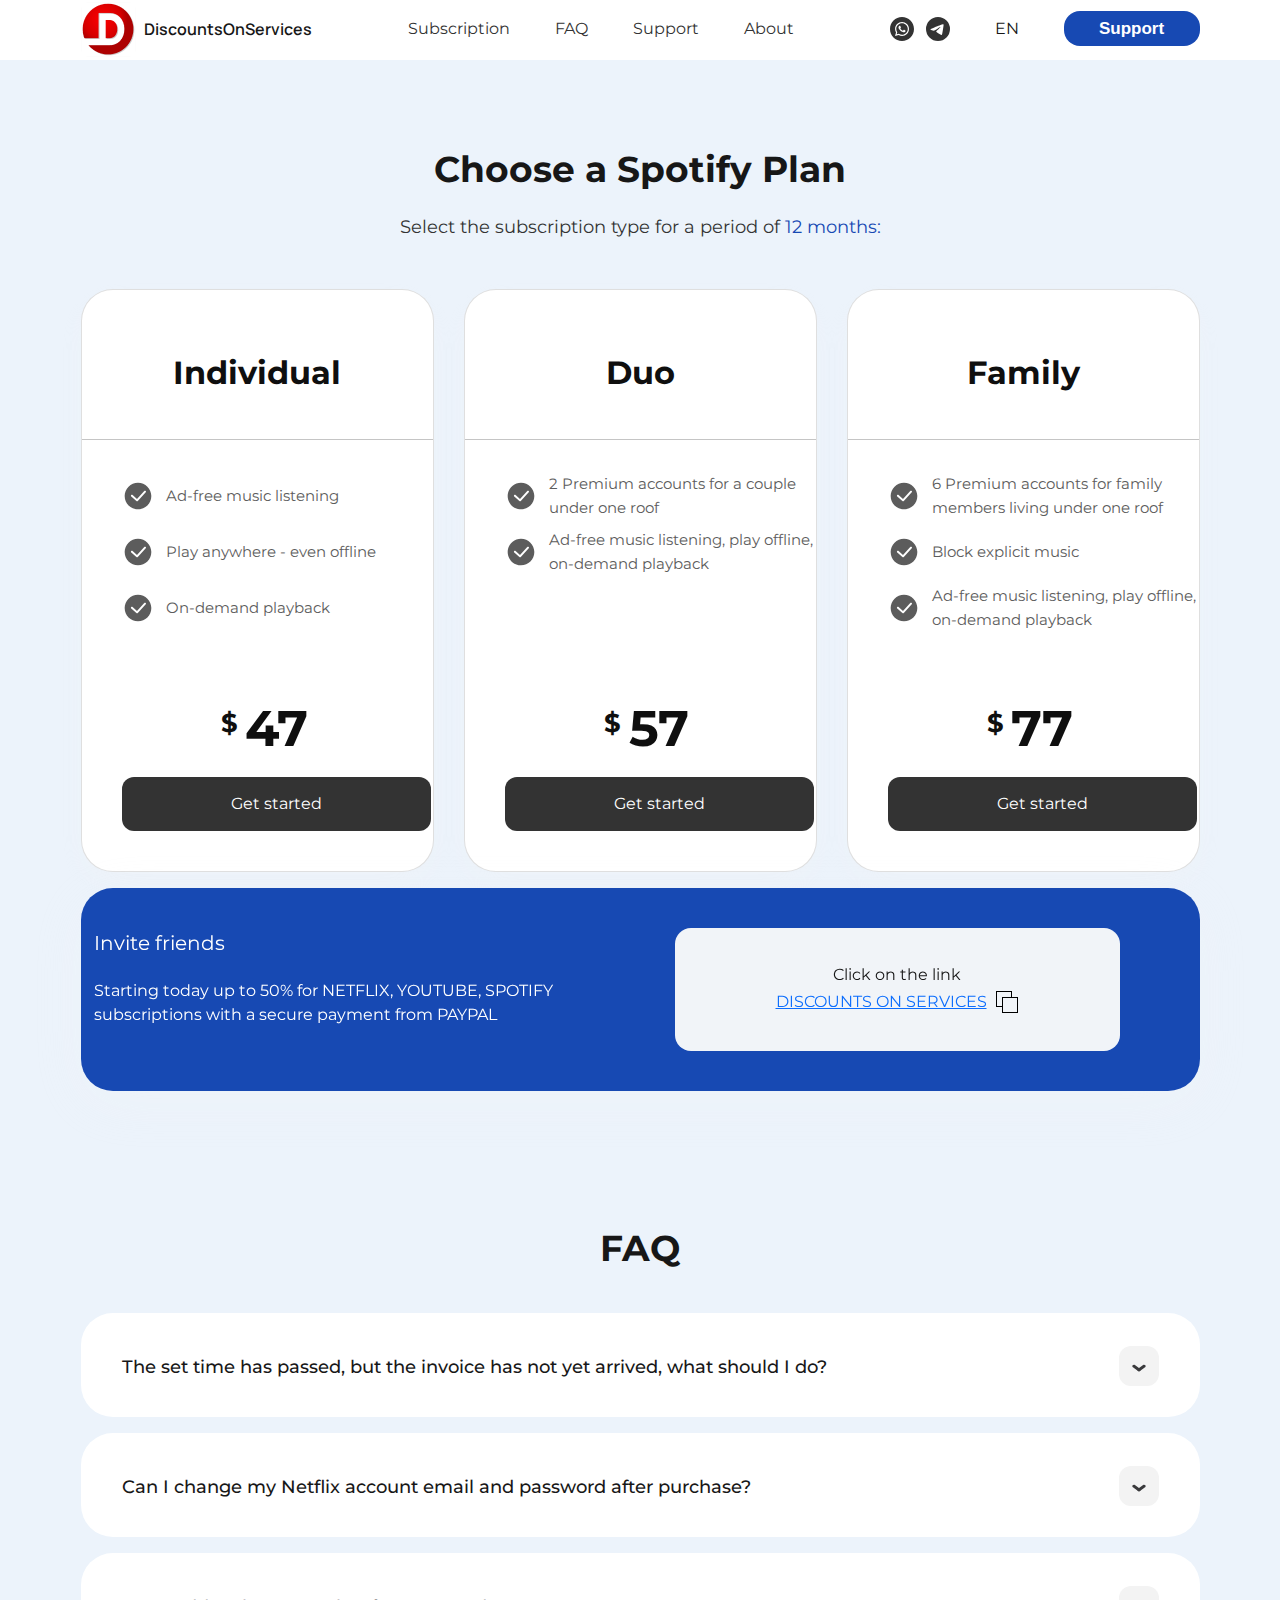
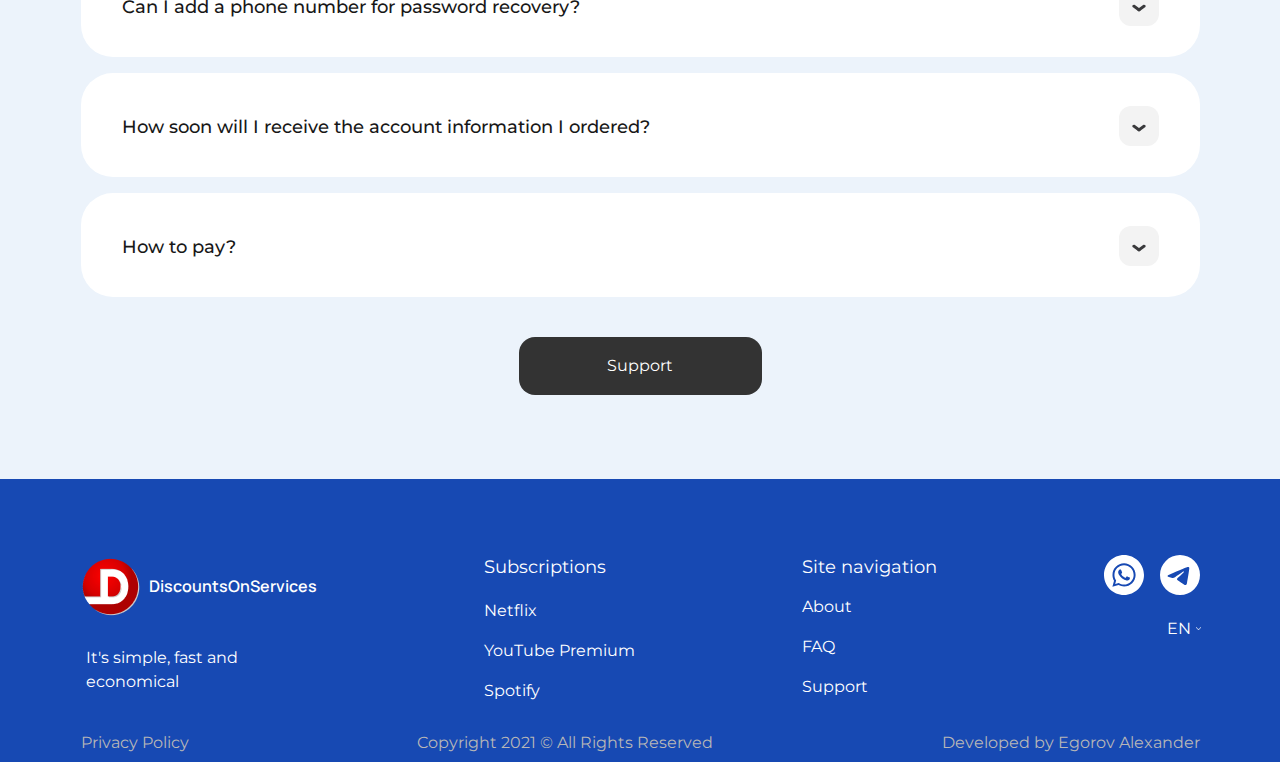
<file: spotify.html>
<!DOCTYPE html>
<html lang="en, ru">

<head>
	<meta charset="utf-8" />
	<!-- <base href="/"> -->

	<title>Simple Starter</title>
	<meta name="description" content="Simple Starter Description" />

	<meta name="viewport"
		content="width=device-width, initial-scale=1.0, minimum-scale=1.0, maximum-scale=1.0, user-scalable=no" />
	<link rel="icon" href="images/favicon.png" />
	<meta property="og:image" content="images/preview.jpg" />
	<link rel="stylesheet" href="libs/bootstrap/css/bootstrap-grid.min.css" />
	<link rel="stylesheet" href="libs/bootstrap/css/bootstrap.min.css">
	<link href="https://fonts.googleapis.com/css?family=Montserrat:regular,500,800" rel="stylesheet" />
	<link href="https://fonts.googleapis.com/css?family=Inter:regular,500,600,800" rel="stylesheet" />
	<link href="https://fonts.googleapis.com/css?family=Manrope:regular,500,600,700,800" rel="stylesheet" />
	<link rel="stylesheet" href="css/main.css" />
	<link rel="stylesheet" href="css/media.css" />
</head>

<body>

	<div class="wrapper">
		<header class="header">
			<div class="container">
				<div class="header__inner">
					<div class="header__logo">
						<div class="header__logo-img">
							<a href="index.html"><img src="images/logo.png" alt="logo"></a>
						</div>
						<div class="header__logo-text">DiscountsOnServices</div>
					</div>
					<div class="header__menu menu-spotify">
						<nav class="menu__body">
							<ul class="menu__list">
								<li class="menu__item"><a href="#" class="menu__link">Subscription</a>
									<div class="dropdown-content">
										<a href="netflix.html">Netflix</a>
										<a href="youtube.html">YouTube Premium</a>
										<a href="index.html">Go back</a>
									</div>
								</li>
								<li class="menu__item"><a href="#" class="menu__link">FAQ</a></li>
								<li class="menu__item"><a href="#" class="menu__link">Support</a></li>
								<li class="menu__item"><a href="#" class="menu__link">About</a></li>
							</ul>
						</nav>
					</div>
					<div class="header__links">
						<div class="header__social">
							<div class="header__social-icon">
								<svg class="svg-icon" xmlns="http://www.w3.org/2000/svg" width="24" height="24"
									viewbox="0 0 24 24">
									<path
										d="M12.031 6.172c-3.181 0-5.767 2.586-5.768 5.766-.001 1.298.38 2.27 1.019 3.287l-.582 2.128 2.182-.573c.978.58 1.911.928 3.145.929 3.178 0 5.767-2.587 5.768-5.766.001-3.187-2.575-5.77-5.764-5.771zm3.392 8.244c-.144.405-.837.774-1.17.824-.299.045-.677.063-1.092-.069-.252-.08-.575-.187-.988-.365-1.739-.751-2.874-2.502-2.961-2.617-.087-.116-.708-.94-.708-1.793s.448-1.273.607-1.446c.159-.173.346-.217.462-.217l.332.006c.106.005.249-.04.39.298.144.347.491 1.2.534 1.287.043.087.072.188.014.304-.058.116-.087.188-.173.289l-.26.304c-.087.086-.177.18-.076.354.101.174.449.741.964 1.201.662.591 1.221.774 1.394.86s.274.072.376-.043c.101-.116.433-.506.549-.68.116-.173.231-.145.39-.087s1.011.477 1.184.564.289.13.332.202c.045.072.045.419-.1.824zm-3.423-14.416c-6.627 0-12 5.373-12 12s5.373 12 12 12 12-5.373 12-12-5.373-12-12-12zm.029 18.88c-1.161 0-2.305-.292-3.318-.844l-3.677.964.984-3.595c-.607-1.052-.927-2.246-.926-3.468.001-3.825 3.113-6.937 6.937-6.937 1.856.001 3.598.723 4.907 2.034 1.31 1.311 2.031 3.054 2.03 4.908-.001 3.825-3.113 6.938-6.937 6.938z" />
								</svg>
							</div>
							<div class="header__social-icon">
								<svg class="svg-icon" role="img" width="24" height="24" viewbox="0 0 24 24"
									xmlns="http://www.w3.org/2000/svg">
									<path
										d="M11.944 0A12 12 0 0 0 0 12a12 12 0 0 0 12 12 12 12 0 0 0 12-12A12 12 0 0 0 12 0a12 12 0 0 0-.056 0zm4.962 7.224c.1-.002.321.023.465.14a.506.506 0 0 1 .171.325c.016.093.036.306.02.472-.18 1.898-.962 6.502-1.36 8.627-.168.9-.499 1.201-.82 1.23-.696.065-1.225-.46-1.9-.902-1.056-.693-1.653-1.124-2.678-1.8-1.185-.78-.417-1.21.258-1.91.177-.184 3.247-2.977 3.307-3.23.007-.032.014-.15-.056-.212s-.174-.041-.249-.024c-.106.024-1.793 1.14-5.061 3.345-.48.33-.913.49-1.302.48-.428-.008-1.252-.241-1.865-.44-.752-.245-1.349-.374-1.297-.789.027-.216.325-.437.893-.663 3.498-1.524 5.83-2.529 6.998-3.014 3.332-1.386 4.025-1.627 4.476-1.635z" />
								</svg>
							</div>
						</div>
						<div class="header__lang">
							<div class="dropdown">
								<div class="dropbtn">EN</div>
								<div class="dropdown-content-lang">
									<a href="#">English</a>
									<a href="#">Russian</a>
									<a href="#">Ukraine</a>
								</div>
							</div>
						</div>
						<div class="header__button">
							<button class="btn">Support</button>
						</div>
					</div>
				</div>
			</div>
		</header>

		<section class="section chose-plan">
			<div class="container">
				<div class="chose-plan__inner">
					<div class="chose-plan__title title">Choose a Spotify Plan</div>
					<div class="chose-plan__subtitle">Select the subscription type for a period of <span>12 months:</span></div>
					<div class="chose-plan-card">
						<div class="chose-plan__card card">
							<div class="card__title">Individual</div>
							<hr />
							<div class="card__boxes">
								<div class="card__boxes-label">
									<label class="card__checkbox">
										<input hidden type="checkbox" class="card__checkbox-input" />
										<span class="checkbox-icon"><svg class="svg-icon" clip-rule="evenodd" fill-rule="evenodd"
												stroke-linejoin="round" stroke-miterlimit="2" viewbox="0 0 24 24"
												xmlns="http://www.w3.org/2000/svg" width="32" height="32">
												<path
													d="m11.998 2.005c5.517 0 9.997 4.48 9.997 9.997 0 5.518-4.48 9.998-9.997 9.998-5.518 0-9.998-4.48-9.998-9.998 0-5.517 4.48-9.997 9.998-9.997zm-5.049 10.386 3.851 3.43c.142.128.321.19.499.19.202 0 .405-.081.552-.242l5.953-6.509c.131-.143.196-.323.196-.502 0-.41-.331-.747-.748-.747-.204 0-.405.082-.554.243l-5.453 5.962-3.298-2.938c-.144-.127-.321-.19-.499-.19-.415 0-.748.335-.748.746 0 .205.084.409.249.557z"
													fill-rule="nonzero" />
											</svg></span>
										Ad-free music listening
									</label>
									<label class="card__checkbox">
										<input hidden type="checkbox" class="card__checkbox-input" />
										<span class="checkbox-icon"><svg class="svg-icon" clip-rule="evenodd" fill-rule="evenodd"
												stroke-linejoin="round" stroke-miterlimit="2" viewbox="0 0 24 24"
												xmlns="http://www.w3.org/2000/svg" width="32" height="32">
												<path
													d="m11.998 2.005c5.517 0 9.997 4.48 9.997 9.997 0 5.518-4.48 9.998-9.997 9.998-5.518 0-9.998-4.48-9.998-9.998 0-5.517 4.48-9.997 9.998-9.997zm-5.049 10.386 3.851 3.43c.142.128.321.19.499.19.202 0 .405-.081.552-.242l5.953-6.509c.131-.143.196-.323.196-.502 0-.41-.331-.747-.748-.747-.204 0-.405.082-.554.243l-5.453 5.962-3.298-2.938c-.144-.127-.321-.19-.499-.19-.415 0-.748.335-.748.746 0 .205.084.409.249.557z"
													fill-rule="nonzero" />
											</svg></span>
										Play anywhere - even offline
									</label>
									<label class="card__checkbox">
										<input hidden type="checkbox" class="card__checkbox-input" />
										<span class="checkbox-icon"><svg class="svg-icon" clip-rule="evenodd" fill-rule="evenodd"
												stroke-linejoin="round" stroke-miterlimit="2" viewbox="0 0 24 24"
												xmlns="http://www.w3.org/2000/svg" width="32" height="32">
												<path
													d="m11.998 2.005c5.517 0 9.997 4.48 9.997 9.997 0 5.518-4.48 9.998-9.997 9.998-5.518 0-9.998-4.48-9.998-9.998 0-5.517 4.48-9.997 9.998-9.997zm-5.049 10.386 3.851 3.43c.142.128.321.19.499.19.202 0 .405-.081.552-.242l5.953-6.509c.131-.143.196-.323.196-.502 0-.41-.331-.747-.748-.747-.204 0-.405.082-.554.243l-5.453 5.962-3.298-2.938c-.144-.127-.321-.19-.499-.19-.415 0-.748.335-.748.746 0 .205.084.409.249.557z"
													fill-rule="nonzero" />
											</svg></span>
										On-demand playback
									</label>
								</div>

								<div class="card__price"><span>$</span>47</div>
								<div class="card__button">

									<button class="btn-started">Get started</button>
								</div>
							</div>
						</div>
						<div class="chose-plan__card card">
							<div class="card__title">Duo</div>
							<hr />
							<div class="card__boxes">
								<div class="card__boxes-label">
									<label class="card__checkbox">
										<input hidden type="checkbox" class="card__checkbox-input" />
										<span class="checkbox-icon"><svg class="svg-icon" clip-rule="evenodd" fill-rule="evenodd"
												stroke-linejoin="round" stroke-miterlimit="2" viewbox="0 0 24 24"
												xmlns="http://www.w3.org/2000/svg" width="32" height="32">
												<path
													d="m11.998 2.005c5.517 0 9.997 4.48 9.997 9.997 0 5.518-4.48 9.998-9.997 9.998-5.518 0-9.998-4.48-9.998-9.998 0-5.517 4.48-9.997 9.998-9.997zm-5.049 10.386 3.851 3.43c.142.128.321.19.499.19.202 0 .405-.081.552-.242l5.953-6.509c.131-.143.196-.323.196-.502 0-.41-.331-.747-.748-.747-.204 0-.405.082-.554.243l-5.453 5.962-3.298-2.938c-.144-.127-.321-.19-.499-.19-.415 0-.748.335-.748.746 0 .205.084.409.249.557z"
													fill-rule="nonzero" />
											</svg></span>
										2 Premium accounts for a couple under one roof
									</label>
									<label class="card__checkbox">
										<input hidden type="checkbox" class="card__checkbox-input" />
										<span class="checkbox-icon"><svg class="svg-icon" clip-rule="evenodd" fill-rule="evenodd"
												stroke-linejoin="round" stroke-miterlimit="2" viewbox="0 0 24 24"
												xmlns="http://www.w3.org/2000/svg" width="32" height="32">
												<path
													d="m11.998 2.005c5.517 0 9.997 4.48 9.997 9.997 0 5.518-4.48 9.998-9.997 9.998-5.518 0-9.998-4.48-9.998-9.998 0-5.517 4.48-9.997 9.998-9.997zm-5.049 10.386 3.851 3.43c.142.128.321.19.499.19.202 0 .405-.081.552-.242l5.953-6.509c.131-.143.196-.323.196-.502 0-.41-.331-.747-.748-.747-.204 0-.405.082-.554.243l-5.453 5.962-3.298-2.938c-.144-.127-.321-.19-.499-.19-.415 0-.748.335-.748.746 0 .205.084.409.249.557z"
													fill-rule="nonzero" />
											</svg></span>
										Ad-free music listening, play offline, on-demand playback
									</label>
								</div>
								<div class="card__price"><span>$</span>57</div>
								<div class="card__button">
									<button class="btn-started">Get started</button>
								</div>
							</div>
						</div>
						<div class="chose-plan__card card">
							<div class="card__title">Family</div>
							<hr />
							<div class="card__boxes">
								<div class="card__boxes-label">
									<label class="card__checkbox">
										<input hidden type="checkbox" class="card__checkbox-input" />
										<span class="checkbox-icon"><svg class="svg-icon" clip-rule="evenodd" fill-rule="evenodd"
												stroke-linejoin="round" stroke-miterlimit="2" viewbox="0 0 24 24"
												xmlns="http://www.w3.org/2000/svg" width="32" height="32">
												<path
													d="m11.998 2.005c5.517 0 9.997 4.48 9.997 9.997 0 5.518-4.48 9.998-9.997 9.998-5.518 0-9.998-4.48-9.998-9.998 0-5.517 4.48-9.997 9.998-9.997zm-5.049 10.386 3.851 3.43c.142.128.321.19.499.19.202 0 .405-.081.552-.242l5.953-6.509c.131-.143.196-.323.196-.502 0-.41-.331-.747-.748-.747-.204 0-.405.082-.554.243l-5.453 5.962-3.298-2.938c-.144-.127-.321-.19-.499-.19-.415 0-.748.335-.748.746 0 .205.084.409.249.557z"
													fill-rule="nonzero" />
											</svg></span>
										6 Premium accounts for family members living under one roof
									</label>
									<label class="card__checkbox">
										<input hidden type="checkbox" class="card__checkbox-input" />
										<span class="checkbox-icon"><svg class="svg-icon" clip-rule="evenodd" fill-rule="evenodd"
												stroke-linejoin="round" stroke-miterlimit="2" viewbox="0 0 24 24"
												xmlns="http://www.w3.org/2000/svg" width="32" height="32">
												<path
													d="m11.998 2.005c5.517 0 9.997 4.48 9.997 9.997 0 5.518-4.48 9.998-9.997 9.998-5.518 0-9.998-4.48-9.998-9.998 0-5.517 4.48-9.997 9.998-9.997zm-5.049 10.386 3.851 3.43c.142.128.321.19.499.19.202 0 .405-.081.552-.242l5.953-6.509c.131-.143.196-.323.196-.502 0-.41-.331-.747-.748-.747-.204 0-.405.082-.554.243l-5.453 5.962-3.298-2.938c-.144-.127-.321-.19-.499-.19-.415 0-.748.335-.748.746 0 .205.084.409.249.557z"
													fill-rule="nonzero" />
											</svg></span>
										Block explicit music
									</label>
									<label class="card__checkbox">
										<input hidden type="checkbox" class="card__checkbox-input" />
										<span class="checkbox-icon"><svg class="svg-icon" clip-rule="evenodd" fill-rule="evenodd"
												stroke-linejoin="round" stroke-miterlimit="2" viewbox="0 0 24 24"
												xmlns="http://www.w3.org/2000/svg" width="32" height="32">
												<path
													d="m11.998 2.005c5.517 0 9.997 4.48 9.997 9.997 0 5.518-4.48 9.998-9.997 9.998-5.518 0-9.998-4.48-9.998-9.998 0-5.517 4.48-9.997 9.998-9.997zm-5.049 10.386 3.851 3.43c.142.128.321.19.499.19.202 0 .405-.081.552-.242l5.953-6.509c.131-.143.196-.323.196-.502 0-.41-.331-.747-.748-.747-.204 0-.405.082-.554.243l-5.453 5.962-3.298-2.938c-.144-.127-.321-.19-.499-.19-.415 0-.748.335-.748.746 0 .205.084.409.249.557z"
													fill-rule="nonzero" />
											</svg></span>
										Ad-free music listening, play offline, on-demand playback
									</label>
								</div>
								<div class="card__price"><span>$</span>77</div>
								<div class="card__button">
									<button class="btn-started">Get started</button>
								</div>
							</div>
						</div>
					</div>
				</div>
				<div class="friends">
					<div class="friends__content">
						<div class="friends__title">Invite friends</div>
						<div class="friends__text">Starting today up to 50% for NETFLIX, YOUTUBE, SPOTIFY subscriptions with a
							secure payment from PAYPAL
						</div>
					</div>
					<div class="friends__link">
						<div class="friends__link-title">Click on the link</div>
						<div class="friends__link-copy"><a
								href="https://t.me/DiscountsOnServices_bot?start=343964809">Discounts
								On Services</a><span class="friends__link-svg"><svg width="24" height="24"
									xmlns="http://www.w3.org/2000/svg" fill-rule="evenodd" clip-rule="evenodd">
									<path d="M17 7h6v16h-16v-6h-6v-16h16v6zm5 1h-14v14h14v-14zm-6-1v-5h-14v14h5v-9h9z" />
								</svg></span></div>
					</div>
				</div>
			</div>
		</section>

		<section class="section faq">
			<div class="container">
				<div class="faq__inner">
					<div class="faq__title title">FAQ</div>

					<div class="faq__menu">
						<ul class="faq-menu__list">
							<li class="faq-menu__item">
								<div class="faq-item__content">
									The set time has passed, but the invoice has not yet arrived, what should I do?
								</div>
								<ul class="faq-sub-menu__list">
									<li class="faq-sub-menu__item">
										<div class="faq-sub-item__content">Какой-то текст, появится в будующем</div>
									</li>
								</ul>
							</li>
							<li class="faq-menu__item">
								<div class="faq-item__content">
									Can I change my Netflix account email and password after purchase?
								</div>
								<ul class="faq-sub-menu__list">
									<li class="faq-sub-menu__item">
										<div class="faq-sub-item__content">Какой-то текст, появится в будующем</div>
									</li>
								</ul>
							</li>
							<li class="faq-menu__item">
								<div class="faq-item__content">
									Can I add a phone number for password recovery?
								</div>
								<ul class="faq-sub-menu__list">
									<li class="faq-sub-menu__item">
										<div class="faq-sub-item__content">Какой-то текст, появится в будующем</div>
									</li>
								</ul>
							</li>
							<li class="faq-menu__item">
								<div class="faq-item__content">
									How soon will I receive the account information I ordered?
								</div>
								<ul class="faq-sub-menu__list">
									<li class="faq-sub-menu__item">
										<div class="faq-sub-item__content">Какой-то текст, появится в будующем</div>
									</li>
								</ul>
							</li>
							<li class="faq-menu__item">
								<div class="faq-item__content">
									How to pay?
								</div>
								<ul class="faq-sub-menu__list">
									<li class="faq-sub-menu__item">
										<div class="faq-sub-item__content">Payment options we currently have: PayPal, Bitcoin.
										</div>
									</li>
								</ul>
							</li>
						</ul>
					</div>
					<div class="faq__button">
						<button class="faqBtn" type="button">Support</button>
					</div>
				</div>
			</div>

		</section>

		<footer class="footer">
			<div class="container">
				<div class="footer__inner">
					<div class="footer__logo">
						<div class="header__logo">
							<div class="header__logo-img">
								<a href="index.html"><img src="images/footerLogo.png" alt="logo"></a>
							</div>
							<div class="header__logo-text">DiscountsOnServices</div>
						</div>
						<div class="footer__logo-text">
							It's simple, fast and economical
						</div>
					</div>
					<div class="footer__subscriptions">
						<div class="subscriptions__title">
							Subscriptions
						</div>
						<ul class="subscript__site">
							<li class="subscript__item"><a href="netflix.html">Netflix</a></li>
							<li class="subscript__item"><a href="youtube.html">YouTube Premium</a></li>
							<li class="subscript__item"><a href="spotify.html">Spotify</a></li>
						</ul>
					</div>
					<div class="footer__nav">
						<div class="subscriptions__title">
							Site navigation
						</div>
						<ul class="subscriptions__site">
							<li class="subscriptions__item"><a href="#">About</a></li>
							<li class="subscriptions__item"><a href="#">FAQ</a></li>
							<li class="subscriptions__item"><a href="#">Support</a></li>
						</ul>
					</div>
					<div class="footer__social">
						<div class="header__social">
							<div class="header__social-icon">
								<svg class="svg-icon" xmlns="http://www.w3.org/2000/svg" width="40" height="40"
									viewbox="0 0 24 24">
									<path
										d="M12.031 6.172c-3.181 0-5.767 2.586-5.768 5.766-.001 1.298.38 2.27 1.019 3.287l-.582 2.128 2.182-.573c.978.58 1.911.928 3.145.929 3.178 0 5.767-2.587 5.768-5.766.001-3.187-2.575-5.77-5.764-5.771zm3.392 8.244c-.144.405-.837.774-1.17.824-.299.045-.677.063-1.092-.069-.252-.08-.575-.187-.988-.365-1.739-.751-2.874-2.502-2.961-2.617-.087-.116-.708-.94-.708-1.793s.448-1.273.607-1.446c.159-.173.346-.217.462-.217l.332.006c.106.005.249-.04.39.298.144.347.491 1.2.534 1.287.043.087.072.188.014.304-.058.116-.087.188-.173.289l-.26.304c-.087.086-.177.18-.076.354.101.174.449.741.964 1.201.662.591 1.221.774 1.394.86s.274.072.376-.043c.101-.116.433-.506.549-.68.116-.173.231-.145.39-.087s1.011.477 1.184.564.289.13.332.202c.045.072.045.419-.1.824zm-3.423-14.416c-6.627 0-12 5.373-12 12s5.373 12 12 12 12-5.373 12-12-5.373-12-12-12zm.029 18.88c-1.161 0-2.305-.292-3.318-.844l-3.677.964.984-3.595c-.607-1.052-.927-2.246-.926-3.468.001-3.825 3.113-6.937 6.937-6.937 1.856.001 3.598.723 4.907 2.034 1.31 1.311 2.031 3.054 2.03 4.908-.001 3.825-3.113 6.938-6.937 6.938z" />
								</svg>
							</div>
							<div class="header__social-icon">
								<svg class="svg-icon" role="img" width="40" height="40" viewbox="0 0 24 24"
								xmlns="http://www.w3.org/2000/svg">
								<path
									d="M11.944 0A12 12 0 0 0 0 12a12 12 0 0 0 12 12 12 12 0 0 0 12-12A12 12 0 0 0 12 0a12 12 0 0 0-.056 0zm4.962 7.224c.1-.002.321.023.465.14a.506.506 0 0 1 .171.325c.016.093.036.306.02.472-.18 1.898-.962 6.502-1.36 8.627-.168.9-.499 1.201-.82 1.23-.696.065-1.225-.46-1.9-.902-1.056-.693-1.653-1.124-2.678-1.8-1.185-.78-.417-1.21.258-1.91.177-.184 3.247-2.977 3.307-3.23.007-.032.014-.15-.056-.212s-.174-.041-.249-.024c-.106.024-1.793 1.14-5.061 3.345-.48.33-.913.49-1.302.48-.428-.008-1.252-.241-1.865-.44-.752-.245-1.349-.374-1.297-.789.027-.216.325-.437.893-.663 3.498-1.524 5.83-2.529 6.998-3.014 3.332-1.386 4.025-1.627 4.476-1.635z" />
							</svg>
							</div>
						</div>
						<div class="header__lang">
							<div class="dropdown">
								<div class="dropbtn footer-lang">EN</div>
								<div class="dropdown-content-lang">
									<a href="#">English</a>
									<a href="#">Russian</a>
									<a href="#">Ukraine</a>
								</div>
							</div>
						</div>
					</div>
				</div>
				<div class="copyright__content">
					<div class="privacy">
						Privacy Policy
					</div>
					<div class="copy">
						Copyright 2021 © All Rights Reserved
					</div>
					<div class="devBy">
						Developed by Egorov Alexander
					</div>
				</div>
			</div>
		</footer>
	</div>

	<script src="libs/jquery/jquery-3.6.0.min.js" defer></script>
	<script src="js/common.js" defer></script>
</body>

</html>
</file>
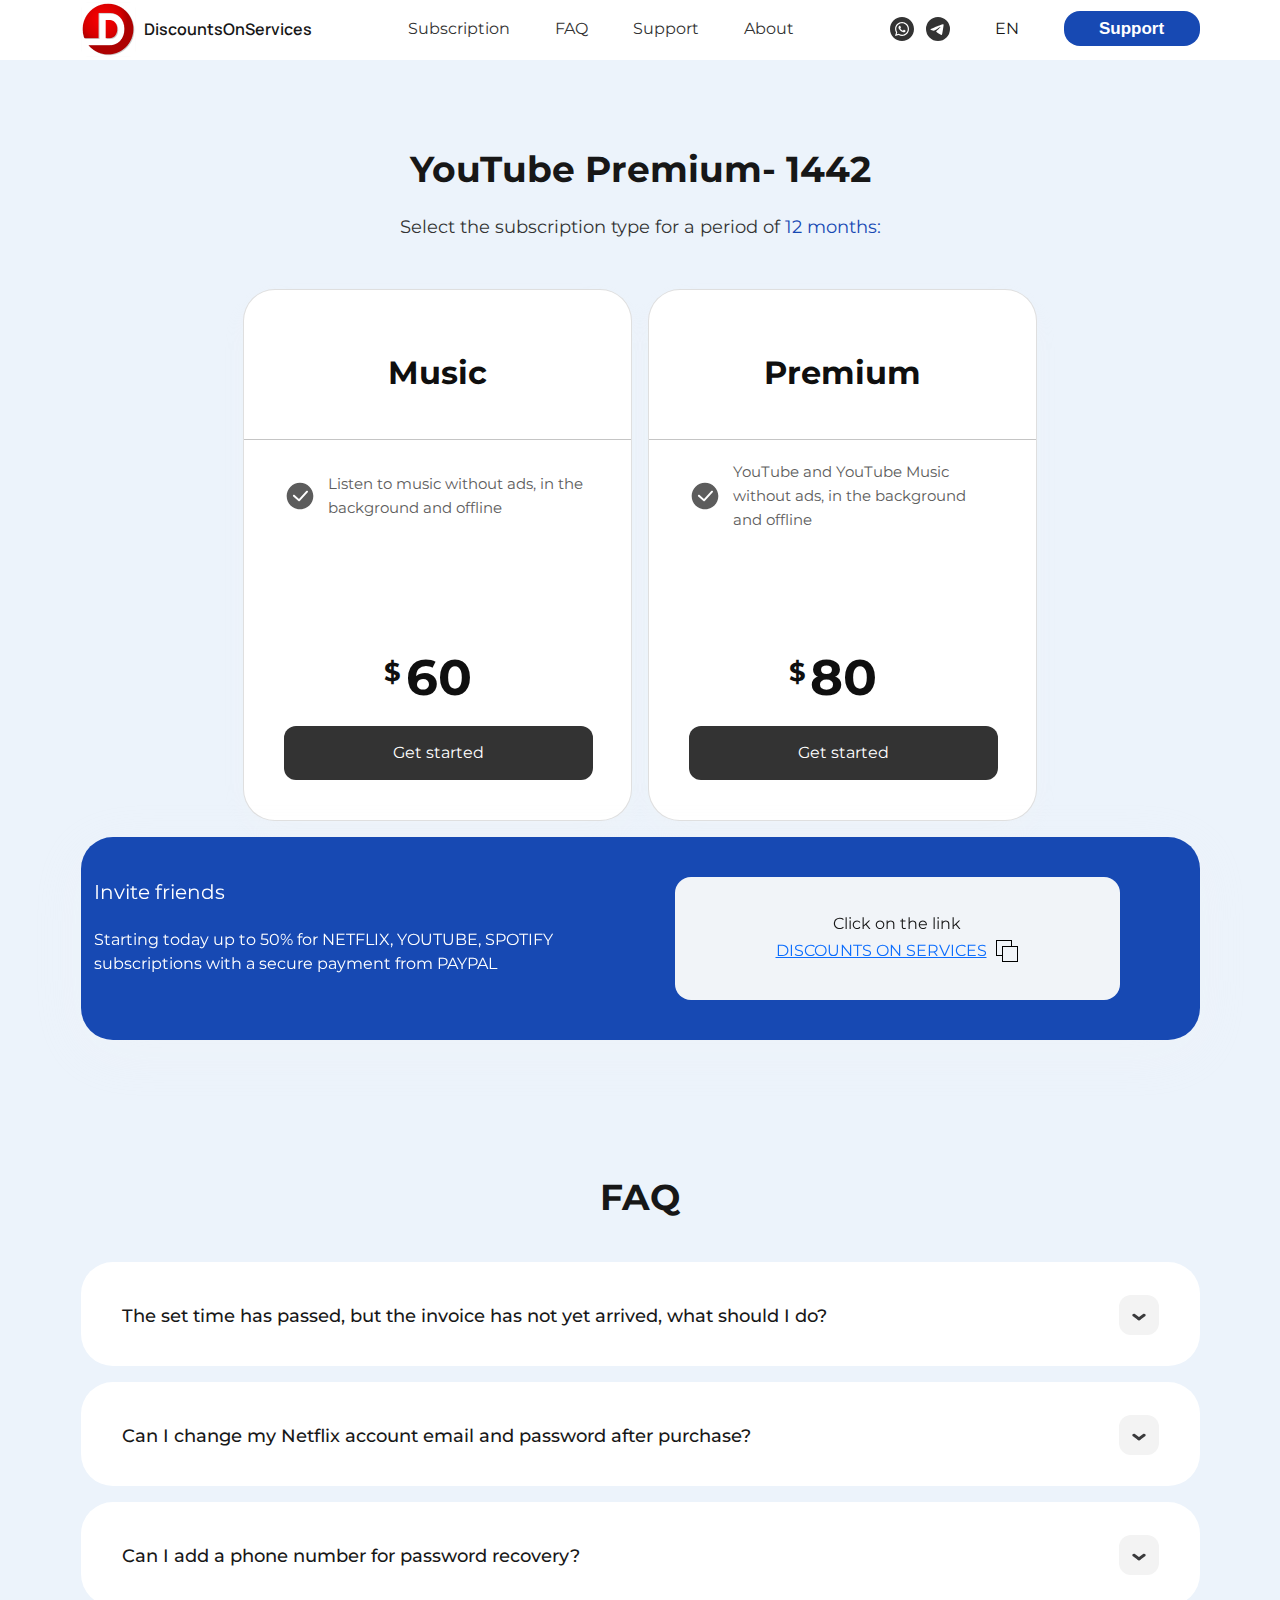
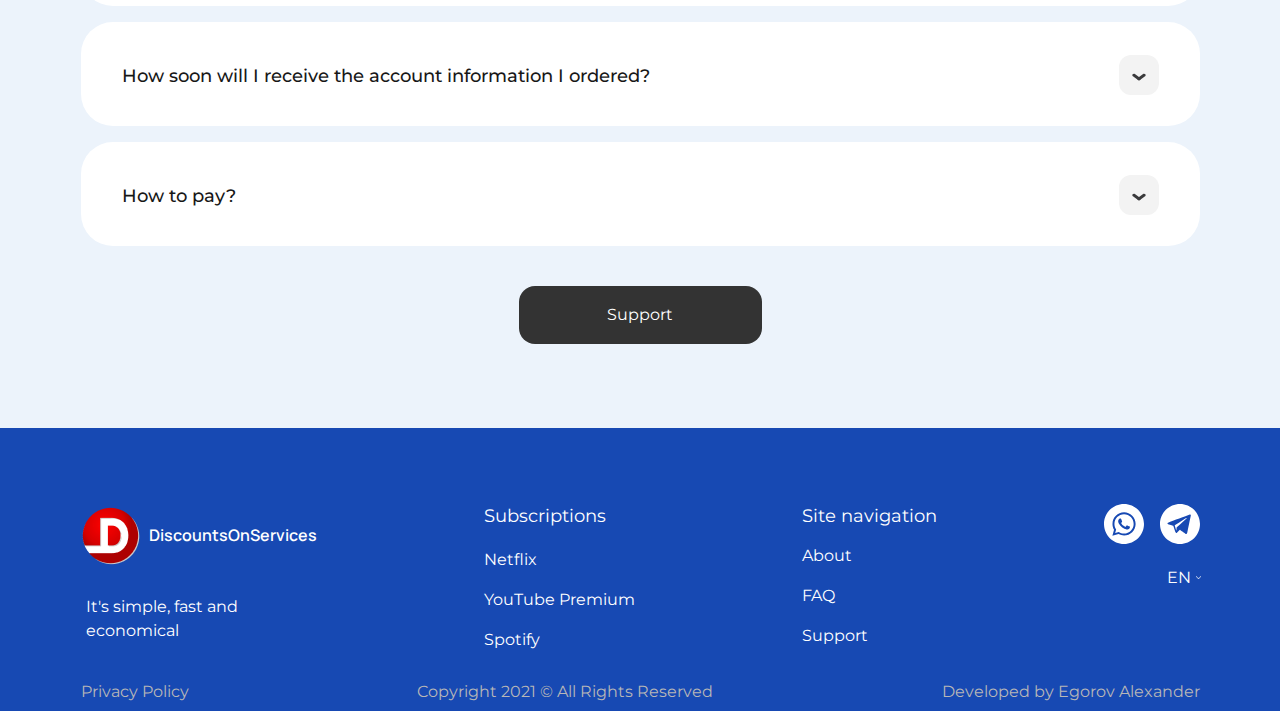
<file: youtube.html>
<!DOCTYPE html>
<html lang="en, ru">

<head>
	<meta charset="utf-8" />
	<!-- <base href="/"> -->

	<title>Simple Starter</title>
	<meta name="description" content="Simple Starter Description" />

	<meta name="viewport"
		content="width=device-width, initial-scale=1.0, minimum-scale=1.0, maximum-scale=1.0, user-scalable=no" />

	<link rel="icon" href="images/favicon.png" />
	<meta property="og:image" content="images/preview.jpg" />
	<link rel="stylesheet" href="libs/bootstrap/css/bootstrap-grid.min.css" />
	<link rel="stylesheet" href="libs/bootstrap/css/bootstrap.min.css">
	<link href="https://fonts.googleapis.com/css?family=Montserrat:regular,500,800" rel="stylesheet" />
	<link href="https://fonts.googleapis.com/css?family=Inter:regular,500,600,800" rel="stylesheet" />
	<link href="https://fonts.googleapis.com/css?family=Manrope:regular,500,600,700,800" rel="stylesheet" />
	<link rel="stylesheet" href="css/main.css">
	<link rel="stylesheet" href="css/media.css" />
</head>

<body>

	<div class="wrapper">
		<header class="header">
			<div class="container">
				<div class="header__inner">
					<div class="header__logo">
						<div class="header__logo-img">
							<a href="index.html"><img src="images/logo.png" alt="logo"></a>
						</div>
						<div class="header__logo-text">DiscountsOnServices</div>
					</div>
					<div class="header__menu menu">
						<nav class="menu__body">
							<ul class="menu__list">
								<li class="menu__item"><a href="#" class="menu__link">Subscription</a>
									<div class="dropdown-content">
										<a href="netflix.html">Netflix</a>
										<a href="index.html">Go back</a>
										<a href="spotify.html">Spotify</a>
									</div>
								</li>
								<li class="menu__item"><a href="#" class="menu__link">FAQ</a></li>
								<li class="menu__item"><a href="#" class="menu__link">Support</a></li>
								<li class="menu__item"><a href="#" class="menu__link">About</a></li>
							</ul>
						</nav>
					</div>
					<div class="header__links">
						<div class="header__social">
							<div class="header__social-icon">
								<svg class="svg-icon" xmlns="http://www.w3.org/2000/svg" width="24" height="24"
									viewbox="0 0 24 24">
									<path
										d="M12.031 6.172c-3.181 0-5.767 2.586-5.768 5.766-.001 1.298.38 2.27 1.019 3.287l-.582 2.128 2.182-.573c.978.58 1.911.928 3.145.929 3.178 0 5.767-2.587 5.768-5.766.001-3.187-2.575-5.77-5.764-5.771zm3.392 8.244c-.144.405-.837.774-1.17.824-.299.045-.677.063-1.092-.069-.252-.08-.575-.187-.988-.365-1.739-.751-2.874-2.502-2.961-2.617-.087-.116-.708-.94-.708-1.793s.448-1.273.607-1.446c.159-.173.346-.217.462-.217l.332.006c.106.005.249-.04.39.298.144.347.491 1.2.534 1.287.043.087.072.188.014.304-.058.116-.087.188-.173.289l-.26.304c-.087.086-.177.18-.076.354.101.174.449.741.964 1.201.662.591 1.221.774 1.394.86s.274.072.376-.043c.101-.116.433-.506.549-.68.116-.173.231-.145.39-.087s1.011.477 1.184.564.289.13.332.202c.045.072.045.419-.1.824zm-3.423-14.416c-6.627 0-12 5.373-12 12s5.373 12 12 12 12-5.373 12-12-5.373-12-12-12zm.029 18.88c-1.161 0-2.305-.292-3.318-.844l-3.677.964.984-3.595c-.607-1.052-.927-2.246-.926-3.468.001-3.825 3.113-6.937 6.937-6.937 1.856.001 3.598.723 4.907 2.034 1.31 1.311 2.031 3.054 2.03 4.908-.001 3.825-3.113 6.938-6.937 6.938z" />
								</svg>
							</div>
							<div class="header__social-icon">
								<svg class="svg-icon" role="img" width="24" height="24" viewbox="0 0 24 24"
									xmlns="http://www.w3.org/2000/svg">
									<path
										d="M11.944 0A12 12 0 0 0 0 12a12 12 0 0 0 12 12 12 12 0 0 0 12-12A12 12 0 0 0 12 0a12 12 0 0 0-.056 0zm4.962 7.224c.1-.002.321.023.465.14a.506.506 0 0 1 .171.325c.016.093.036.306.02.472-.18 1.898-.962 6.502-1.36 8.627-.168.9-.499 1.201-.82 1.23-.696.065-1.225-.46-1.9-.902-1.056-.693-1.653-1.124-2.678-1.8-1.185-.78-.417-1.21.258-1.91.177-.184 3.247-2.977 3.307-3.23.007-.032.014-.15-.056-.212s-.174-.041-.249-.024c-.106.024-1.793 1.14-5.061 3.345-.48.33-.913.49-1.302.48-.428-.008-1.252-.241-1.865-.44-.752-.245-1.349-.374-1.297-.789.027-.216.325-.437.893-.663 3.498-1.524 5.83-2.529 6.998-3.014 3.332-1.386 4.025-1.627 4.476-1.635z" />
								</svg>
							</div>
						</div>
						<div class="header__lang">
							<div class="dropdown">
								<div class="dropbtn">EN</div>
								<div class="dropdown-content-lang">
									<a href="#">English</a>
									<a href="#">Russian</a>
									<a href="#">Ukraine</a>
								</div>
							</div>
						</div>
						<div class="header__button">
							<button class="btn">Support</button>
						</div>
					</div>
				</div>
			</div>
		</header>

		<section class="section chose-plan">
			<div class="container">
				<div class="chose-plan__inner">
					<div class="chose-plan__title title">YouTube Premium- 1442</div>
					<div class="chose-plan__subtitle">Select the subscription type for a period of <span>12 months:</span></div>
					<div class="youtube--chose-plan-card">
						<div class="chose-plan__card youtube-chose-plan__card card">
							<div class="card__title">Music</div>
							<hr />
							<div class="card__boxes youtube-card__boxes">
								<div class="card__boxes-label youtube-card__boxes-label">
									<label class="card__checkbox youtube-card__checkbox">
										<input hidden type="checkbox" class="card__checkbox-input" />
										<span class="checkbox-icon"><svg class="svg-icon" clip-rule="evenodd" fill-rule="evenodd"
												stroke-linejoin="round" stroke-miterlimit="2" viewbox="0 0 24 24"
												xmlns="http://www.w3.org/2000/svg" width="32" height="32">
												<path
													d="m11.998 2.005c5.517 0 9.997 4.48 9.997 9.997 0 5.518-4.48 9.998-9.997 9.998-5.518 0-9.998-4.48-9.998-9.998 0-5.517 4.48-9.997 9.998-9.997zm-5.049 10.386 3.851 3.43c.142.128.321.19.499.19.202 0 .405-.081.552-.242l5.953-6.509c.131-.143.196-.323.196-.502 0-.41-.331-.747-.748-.747-.204 0-.405.082-.554.243l-5.453 5.962-3.298-2.938c-.144-.127-.321-.19-.499-.19-.415 0-.748.335-.748.746 0 .205.084.409.249.557z"
													fill-rule="nonzero" />
											</svg></span>
										Listen to music without ads, in the background and offline
									</label>
								</div>
								<div class="card__price"><span>$</span>60</div>
								<div class="card__button youtube-card__button">
									<button class="btn-started">Get started</button>
								</div>
							</div>
						</div>
						<div class="chose-plan__card youtube-chose-plan__card card">
							<div class="card__title">Premium</div>
							<hr />
							<div class="card__boxes">
								<div class="card__boxes-label">
									<label class="card__checkbox youtube-card__checkbox">
										<input hidden type="checkbox" class="card__checkbox-input" />
										<span class="checkbox-icon"><svg class="svg-icon" clip-rule="evenodd" fill-rule="evenodd"
												stroke-linejoin="round" stroke-miterlimit="2" viewbox="0 0 24 24"
												xmlns="http://www.w3.org/2000/svg" width="32" height="32">
												<path
													d="m11.998 2.005c5.517 0 9.997 4.48 9.997 9.997 0 5.518-4.48 9.998-9.997 9.998-5.518 0-9.998-4.48-9.998-9.998 0-5.517 4.48-9.997 9.998-9.997zm-5.049 10.386 3.851 3.43c.142.128.321.19.499.19.202 0 .405-.081.552-.242l5.953-6.509c.131-.143.196-.323.196-.502 0-.41-.331-.747-.748-.747-.204 0-.405.082-.554.243l-5.453 5.962-3.298-2.938c-.144-.127-.321-.19-.499-.19-.415 0-.748.335-.748.746 0 .205.084.409.249.557z"
													fill-rule="nonzero" />
											</svg></span>
										YouTube and YouTube Music without ads, in the background and offline
									</label>
								</div>
								<div class="card__price"><span>$</span>80</div>
								<div class="card__button youtube-card__button">
									<button class="btn-started">Get started</button>
								</div>
							</div>
						</div>
					</div>
				</div>
				<div class="friends">
					<div class="friends__content">
						<div class="friends__title">Invite friends</div>
						<div class="friends__text">Starting today up to 50% for NETFLIX, YOUTUBE, SPOTIFY subscriptions
							with a
							secure payment from PAYPAL
						</div>
					</div>
					<div class="friends__link">
						<div class="friends__link-title">Click on the link</div>
						<div class="friends__link-copy"><a
								href="https://t.me/DiscountsOnServices_bot?start=343964809">Discounts
								On Services</a><span class="friends__link-svg"><svg width="24" height="24"
									xmlns="http://www.w3.org/2000/svg" fill-rule="evenodd" clip-rule="evenodd">
									<path d="M17 7h6v16h-16v-6h-6v-16h16v6zm5 1h-14v14h14v-14zm-6-1v-5h-14v14h5v-9h9z" />
								</svg></span></div>
					</div>
				</div>
			</div>
		</section>

		<section class="section faq">
			<div class="container">
				<div class="faq__inner">
					<div class="faq__title title">FAQ</div>
					<div class="faq__menu">
						<ul class="faq-menu__list">
							<li class="faq-menu__item">
								<div class="faq-item__content">
									The set time has passed, but the invoice has not yet arrived, what should I do?
								</div>
								<ul class="faq-sub-menu__list">
									<li class="faq-sub-menu__item">
										<div class="faq-sub-item__content">Какой-то текст, появится в будущем</div>
									</li>
								</ul>
							</li>
							<li class="faq-menu__item">
								<div class="faq-item__content">
									Can I change my Netflix account email and password after purchase?
								</div>
								<ul class="faq-sub-menu__list">
									<li class="faq-sub-menu__item">
										<div class="faq-sub-item__content">Какой-то текст, появится в будущем</div>
									</li>
								</ul>
							</li>
							<li class="faq-menu__item">
								<div class="faq-item__content">
									Can I add a phone number for password recovery?
								</div>
								<ul class="faq-sub-menu__list">
									<li class="faq-sub-menu__item">
										<div class="faq-sub-item__content">Какой-то текст, появится в будущем</div>
									</li>
								</ul>
							</li>
							<li class="faq-menu__item">
								<div class="faq-item__content">
									How soon will I receive the account information I ordered?
								</div>
								<ul class="faq-sub-menu__list">
									<li class="faq-sub-menu__item">
										<div class="faq-sub-item__content">Какой-то текст, появится в будущем</div>
									</li>
								</ul>
							</li>
							<li class="faq-menu__item">
								<div class="faq-item__content">
									How to pay?
								</div>
								<ul class="faq-sub-menu__list">
									<li class="faq-sub-menu__item">
										<div class="faq-sub-item__content">Payment options we currently have: PayPal,
											Bitcoin.
										</div>
									</li>
								</ul>
							</li>
						</ul>
					</div>
					<div class="faq__button">
						<button class="faqBtn" type="button">Support</button>
					</div>
				</div>
			</div>
		</section>

		<footer class="footer">
			<div class="container">
				<div class="footer__inner">
					<div class="footer__logo">
						<div class="header__logo">
							<div class="header__logo-img">
								<a href="index.html"><img src="images/footerLogo.png" alt="logo"></a>
							</div>
							<div class="header__logo-text">DiscountsOnServices</div>
						</div>
						<div class="footer__logo-text">
							It's simple, fast and economical
						</div>
					</div>
					<div class="footer__subscriptions">
						<div class="subscriptions__title">
							Subscriptions
						</div>
						<ul class="subscript__site">
							<li class="subscript__item"><a href="netflix.html">Netflix</a></li>
							<li class="subscript__item"><a href="youtube.html">YouTube Premium</a></li>
							<li class="subscript__item"><a href="spotify.html">Spotify</a></li>
						</ul>
					</div>
					<div class="footer__nav">
						<div class="subscriptions__title">
							Site navigation
						</div>
						<ul class="subscriptions__site">
							<li class="subscriptions__item"><a href="#">About</a></li>
							<li class="subscriptions__item"><a href="#">FAQ</a></li>
							<li class="subscriptions__item"><a href="#">Support</a></li>
						</ul>
					</div>
					<div class="footer__social">
						<div class="header__social">
							<div class="header__social-icon">
								<svg class="svg-icon" xmlns="http://www.w3.org/2000/svg" width="40" height="40"
									viewbox="0 0 24 24">
									<path
										d="M12.031 6.172c-3.181 0-5.767 2.586-5.768 5.766-.001 1.298.38 2.27 1.019 3.287l-.582 2.128 2.182-.573c.978.58 1.911.928 3.145.929 3.178 0 5.767-2.587 5.768-5.766.001-3.187-2.575-5.77-5.764-5.771zm3.392 8.244c-.144.405-.837.774-1.17.824-.299.045-.677.063-1.092-.069-.252-.08-.575-.187-.988-.365-1.739-.751-2.874-2.502-2.961-2.617-.087-.116-.708-.94-.708-1.793s.448-1.273.607-1.446c.159-.173.346-.217.462-.217l.332.006c.106.005.249-.04.39.298.144.347.491 1.2.534 1.287.043.087.072.188.014.304-.058.116-.087.188-.173.289l-.26.304c-.087.086-.177.18-.076.354.101.174.449.741.964 1.201.662.591 1.221.774 1.394.86s.274.072.376-.043c.101-.116.433-.506.549-.68.116-.173.231-.145.39-.087s1.011.477 1.184.564.289.13.332.202c.045.072.045.419-.1.824zm-3.423-14.416c-6.627 0-12 5.373-12 12s5.373 12 12 12 12-5.373 12-12-5.373-12-12-12zm.029 18.88c-1.161 0-2.305-.292-3.318-.844l-3.677.964.984-3.595c-.607-1.052-.927-2.246-.926-3.468.001-3.825 3.113-6.937 6.937-6.937 1.856.001 3.598.723 4.907 2.034 1.31 1.311 2.031 3.054 2.03 4.908-.001 3.825-3.113 6.938-6.937 6.938z" />
								</svg>
							</div>
							<div class="header__social-icon">
								<svg class="svg-icon" width="40" height="40" xmlns="http://www.w3.org/2000/svg"
									xml:space="preserve"
									style="fill-rule:evenodd;clip-rule:evenodd;stroke-linejoin:round;stroke-miterlimit:1.41421;"
									viewbox="0 0 24 24">
									<path
										d="M12,0c-6.626,0 -12,5.372 -12,12c0,6.627 5.374,12 12,12c6.627,0 12,-5.373 12,-12c0,-6.628 -5.373,-12 -12,-12Zm3.224,17.871c0.188,0.133 0.43,0.166 0.646,0.085c0.215,-0.082 0.374,-0.267 0.422,-0.491c0.507,-2.382 1.737,-8.412 2.198,-10.578c0.035,-0.164 -0.023,-0.334 -0.151,-0.443c-0.129,-0.109 -0.307,-0.14 -0.465,-0.082c-2.446,0.906 -9.979,3.732 -13.058,4.871c-0.195,0.073 -0.322,0.26 -0.316,0.467c0.007,0.206 0.146,0.385 0.346,0.445c1.381,0.413 3.193,0.988 3.193,0.988c0,0 0.847,2.558 1.288,3.858c0.056,0.164 0.184,0.292 0.352,0.336c0.169,0.044 0.348,-0.002 0.474,-0.121c0.709,-0.669 1.805,-1.704 1.805,-1.704c0,0 2.084,1.527 3.266,2.369Zm-6.423,-5.062l0.98,3.231l0.218,-2.046c0,0 3.783,-3.413 5.941,-5.358c0.063,-0.057 0.071,-0.153 0.019,-0.22c-0.052,-0.067 -0.148,-0.083 -0.219,-0.037c-2.5,1.596 -6.939,4.43 -6.939,4.43Z" />
								</svg>
							</div>
						</div>
						<div class="header__lang">
							<div class="dropdown">
								<div class="dropbtn">EN</div>
								<div class="dropdown-content-lang">
									<a href="#">English</a>
									<a href="#">Russian</a>
									<a href="#">Ukraine</a>
								</div>
							</div>
						</div>
					</div>
				</div>
				<div class="copyright__content">
					<div class="privacy">
						Privacy Policy
					</div>
					<div class="copy">
						Copyright 2021 © All Rights Reserved
					</div>
					<div class="devBy">
						Developed by Egorov Alexander
					</div>
				</div>
			</div>
		</footer>
	</div>

	<script src="libs/jquery/jquery-3.6.0.min.js"></script>
	<script src="js/common.js"></script>
</body>

</html>
</file>
<file: css/main.css>
@charset "UTF-8";
/*Обнуление*/
* {
  padding: 0;
  margin: 0;
  border: 0;
}

*,
*:before,
*:after {
  -moz-box-sizing: border-box;
  -webkit-box-sizing: border-box;
  box-sizing: border-box;
}

:focus,
:active {
  outline: none;
}

a:focus,
a:active {
  outline: none;
}

nav,
footer,
header,
aside {
  display: block;
}

html,
body {
  height: 100%;
  width: 100%;
  font-size: 100%;
  line-height: 1;
  font-size: 14px;
  -ms-text-size-adjust: 100%;
  -moz-text-size-adjust: 100%;
  -webkit-text-size-adjust: 100%;
}

input,
button,
textarea {
  font-family: inherit;
}

input::-ms-clear {
  display: none;
}

button {
  cursor: pointer;
}

button::-moz-focus-inner {
  padding: 0;
  border: 0;
}

a,
a:visited {
  text-decoration: none;
}

a:hover {
  text-decoration: none;
}

ul {
  padding: 0;
  margin: 0;
}

ul li {
  list-style: none;
  padding: 0;
  margin: 0;
}

img {
  vertical-align: top;
}

h1,
h2,
h3,
h4,
h5,
h6 {
  font-size: inherit;
  font-weight: 400;
}

/*--------------------*/
body {
  font-family: "Montserrat", "Nunito", serif;
  background: #ecf3fb;
  color: #171717;
  font-size: 16px;
  font-weight: 400;
  line-height: 150%;
}

.wrapper {
  min-height: 100%;
  overflow: hidden;
}

.container {
  width: 1200px;
  margin: 0 auto;
}

.header {
  height: 60px;
  background-color: #fff;
}
.header__inner {
  display: -webkit-box;
  display: -ms-flexbox;
  display: flex;
  -webkit-box-pack: justify;
  -ms-flex-pack: justify;
  justify-content: space-between;
  -webkit-box-align: center;
  -ms-flex-align: center;
  align-items: center;
}
.header__logo {
  display: -webkit-box;
  display: -ms-flexbox;
  display: flex;
  -webkit-box-align: center;
  -ms-flex-align: center;
  align-items: center;
}
.header__logo-img {
  margin-top: 2px;
}
.header__logo-img img {
  width: 100%;
  display: block;
}
.header__logo-text {
  font-family: Manrope, serif;
  font-weight: 600;
  margin-left: 8px;
  color: #171717;
}
.header__burger {
  display: none;
}
.header__links {
  display: -webkit-box;
  display: -ms-flexbox;
  display: flex;
  -webkit-box-pack: justify;
  -ms-flex-pack: justify;
  justify-content: space-between;
  gap: 40px;
}
.header__social {
  display: -webkit-box;
  display: -ms-flexbox;
  display: flex;
  -webkit-box-align: center;
  -ms-flex-align: center;
  align-items: center;
  gap: 12px;
}
.header__social-icon {
  cursor: pointer;
}
.header__social-icon .svg-icon {
  fill: #333;
}
.header__social-icon svg:hover {
  fill: #1749b3;
  -webkit-transition: all 0.3s ease-in;
  transition: all 0.3s ease-in;
}
.header__social-icon svg:active {
  fill: #4b84fd;
  -webkit-transition: all 0.3s ease-in;
  transition: all 0.3s ease-in;
}
.header__lang {
  display: -webkit-box;
  display: -ms-flexbox;
  display: flex;
  -webkit-box-align: center;
  -ms-flex-align: center;
  align-items: center;
}
.header__button {
  min-width: 136px;
  background-color: #1749b3;
  border-radius: 16px;
  text-align: center;
  padding: 0 5px;
  -webkit-transition: all 0.3s ease-in;
  transition: all 0.3s ease-in;
}
.header__button:hover {
  background-color: #fff;
  border: 1px solid #1749b3;
  -webkit-transition: all 0.3s ease-in;
  transition: all 0.3s ease-in;
}
.header__button:hover .btn {
  color: #171717;
  -webkit-transition: all 0.3s ease-in;
  transition: all 0.3s ease-in;
}
.header__button:active {
  border: none;
  background: #4b84fd;
  -webkit-transition: all 0.3s ease-in;
  transition: all 0.3s ease-in;
}
.header__button:active .btn {
  color: #fff;
  -webkit-transition: all 0.3s ease-in;
  transition: all 0.3s ease-in;
}

.menu__list {
  display: -webkit-box;
  display: -ms-flexbox;
  display: flex;
  gap: 45px;
  margin: 0;
  position: relative;
}
.menu__item:first-child:after {
  background: rgba(0, 0, 0, 0) url("https://cdn3.iconfinder.com/data/icons/google-material-design-icons/48/ic_keyboard_arrow_down_48px-16.png") no-repeat scroll center center;
  content: "";
  height: 16px;
  position: absolute;
  left: 103px;
  top: 5px;
  width: 16px;
}
.menu__link {
  color: #333;
  -webkit-transition: all 0.3s ease-in;
  transition: all 0.3s ease-in;
}
.menu__link:hover {
  color: #1749b3;
  -webkit-transition: all 0.3s ease-in;
  transition: all 0.3s ease-in;
}
.menu__link:active {
  color: #4b84fd;
  -webkit-transition: all 0.3s ease-in;
  transition: all 0.3s ease-in;
}

.dropdown-content {
  display: none;
  position: absolute;
  top: 50px;
  left: 0;
  background-color: #f9f9f9;
  color: #333;
  width: 205px;
  box-shadow: 0 20px 48px rgba(177, 177, 177, 0.4);
  border-radius: 16px;
  -webkit-transition: all 0.6s;
  transition: all 0.6s;
}
.dropdown-content:active,
.dropdown-content .dropdown-content-lang.active,
.dropdown-content .footer-lang {
  display: block;
  -webkit-transition: all 0.6s;
  transition: all 0.6s;
}
.dropdown-content a {
  color: #333;
  text-decoration: none;
  display: block;
  padding: 25px 25px 5px 25px;
  -webkit-transition: all 0.3s ease-in;
  transition: all 0.3s ease-in;
}
.dropdown-content a:last-child {
  padding-top: 20px;
  padding-bottom: 25px;
}
.dropdown-content a:hover {
  color: #1749b3;
  -webkit-transition: all 0.3s ease-in;
  transition: all 0.3s ease-in;
}
.dropdown-content.active {
  display: block;
  transition: all 0.6s;
}

.dropdown {
  position: relative;
  display: inline-block;
}

.dropbtn {
  padding: 5px;
  cursor: pointer;
}
.dropbtn:after {
  background: rgba(0, 0, 0, 0) url("https://cdn3.iconfinder.com/data/icons/google-material-design-icons/48/ic_keyboard_arrow_down_48px-16.png") no-repeat scroll center center;
  content: "";
  height: 16px;
  position: absolute;
  left: 28px;
  top: 9px;
  width: 16px;
}

.dropdown-content-lang {
  display: none;
  position: absolute;
  top: 55px;
  left: 0;
  background-color: #f9f9f9;
  color: #333;
  -webkit-box-shadow: 0 20px 48px rgba(177, 177, 177, 0.4);
  box-shadow: 0 20px 48px rgba(177, 177, 177, 0.4);
  border-radius: 16px;
  width: 114px;
  -webkit-transition: all 0.6s;
  transition: all 0.6s;
}
.dropdown-content-lang a {
  color: #333;
  text-decoration: none;
  display: block;
  padding: 25px 25px 5px 25px;
  -webkit-transition: all 0.3s ease-in;
  transition: all 0.3s ease-in;
}
.dropdown-content-lang a:last-child {
  padding-top: 20px;
  padding-bottom: 25px;
}
.dropdown-content-lang a:hover {
  color: #1749b3;
  -webkit-transition: all 0.3s ease-in;
  transition: all 0.3s ease-in;
}
.dropdown-content-lang.active {
  display: block;
  transition: all 0.6s;
}

.btn {
  color: #fff;
  font-size: 17px;
  line-height: 22px;
  font-weight: 700;
  font-family: Arial, Helvetica, sans-serif;
}

.btn-check:focus + .btn,
.btn:focus {
  outline: 0;
  -webkit-box-shadow: none;
  box-shadow: none;
}

.start {
  margin-top: 60px;
}
.start__wrapper {
  display: flex;
  flex-direction: column;
  align-items: center;
}
.start__inner {
  display: flex;
  gap: 16px;
}
.start__content {
  width: 595px;
  max-height: 500px;
  background-color: #1749b3;
  border-radius: 32px;
  display: flex;
  flex-direction: column;
  padding: 114px 60px;
  color: #fff;
  box-shadow: 0 12px 28px rgba(244, 245, 245, 0.2);
}
.start__title {
  font-size: 36px;
  line-height: 50px;
  margin-bottom: 24px;
}
.start__text {
  margin-bottom: 40px;
}
.start__img {
  width: 595px;
  height: 500px;
  border-radius: 32px;
  box-shadow: 0 12px 28px rgba(244, 245, 245, 0.2);
  overflow: hidden;
}
.start__img img {
  width: 100%;
  height: 100%;
  object-fit: cover;
  display: block;
}
.start__btn {
  width: 207px;
  min-height: 54px;
  border-radius: 16px;
  font-weight: 700;
  font-size: 17px;
  background-color: #fff;
  color: #171717;
}

.subscription {
  margin-top: 120px;
}
.subscription__title {
  text-align: center;
}
.subscription__card {
  display: flex;
  flex-direction: column;
  gap: 16px;
  margin-top: 37px;
}
.subscription__item {
  display: flex;
  background: #ffffff;
  min-height: 342px;
  border-radius: 32px;
  overflow: hidden;
}
.subscription__content {
  display: flex;
  flex-direction: column;
  gap: 20px;
  width: 612px;
}
.subscription__content-title {
  font-weight: 500;
  font-size: 26px;
  line-height: 36px;
  color: #171717;
  margin: 60px 0 22px 60px;
}
.subscription__content-text {
  font-size: 16px;
  line-height: 24px;
  font-weight: 400;
  color: #333333;
  margin-left: 60px;
  padding-right: 10px;
}
.subscription__content-button {
  margin: 38px 0 0 60px;
}
.subscription__content-button button {
  background: #1749b3;
  color: #ffffff;
  border-radius: 16px;
  padding: 16px 24px;
}
.subscription__content-button:hover button {
  background-color: #fff;
  border: 1px solid #1749b3;
  -webkit-transition: all 0.3s ease-in;
  transition: all 0.3s ease-in;
  color: #171717;
}
.subscription__content-button:active button {
  border: none;
  color: #fff;
  background: #4b84fd;
  -webkit-transition: all 0.3s ease-in;
  transition: all 0.3s ease-in;
}
.subscription__content-image {
  background: #e1dceb;
  width: 588px;
  border-radius: 32px;
  display: flex;
  align-items: center;
  justify-content: center;
  overflow: hidden;
}
.subscription__content-image img {
  width: 100%;
  height: 100%;
  display: block;
}

.youtube-sub img {
  width: 279px;
  height: 62px;
  display: block;
}

.works {
  margin-top: 128px;
}
.works__inner {
  display: flex;
  align-items: center;
  flex-direction: column;
}
.works__title {
  font-size: 32px;
  font-weight: 700;
  line-height: 45px;
}
.works__card {
  display: flex;
  gap: 16px;
  margin: 37px 0 20px 0;
}
.works__item {
  display: grid;
  grid-template-columns: 194px 194px;
  grid-template-rows: 179px 150px;
  grid-template-areas: "title icon" "text text";
  background-color: #ffffff;
  border-radius: 32px;
}
.works__icon {
  grid-area: icon;
  justify-self: center;
  width: 158px;
  height: 150px;
}
.works__icon img {
  width: 100%;
  object-fit: contain;
  padding: 6px;
}
.works__content {
  margin: 148px 0 0 40px;
}
.works__content-title {
  grid-area: title;
  align-self: flex-end;
  font-weight: 700;
  font-size: 22px;
  line-height: 31px;
  padding-left: 40px;
}
.works__content-text {
  grid-area: text;
  width: 277px;
  padding-top: 26px;
  padding-left: 40px;
  font-weight: 400;
  font-size: 18px;
  line-height: 27px;
}

.about__inner {
  margin-top: 120px;
  display: flex;
  flex-direction: column;
  gap: 16px;
  align-items: center;
}
.about__title {
  font-size: 32px;
  line-height: 45px;
  font-weight: 700;
}
.about__content {
  display: flex;
  margin-top: 37px;
}
.about__simple {
  width: 592px;
  border-radius: 32px;
  box-shadow: 0 4px 24px rgba(213, 216, 221, 0.2);
}
.about__simple-content {
  margin: 60px;
  padding: 0 5px;
}
.about__simple-content p {
  padding-top: 32px;
}
.about__simple-icon {
  width: 130px;
  height: 130px;
  overflow: hidden;
}
.about__image {
  border-radius: 32px;
  overflow: hidden;
}

hr {
  width: 100%;
  height: 1px;
}

.title {
  font-size: 36px;
  line-height: 50px;
  font-weight: 700;
}

.section {
  margin-top: 84px;
}
.section__title {
  font-size: 36px;
  line-height: 50px;
}

.btn-months {
  width: 50%;
  background-color: transparent;
}
.btn-months.active {
  background: #1749b3;
  color: #fff;
}

.btn-months-choise {
  width: 50%;
  background-color: transparent;
}
.btn-months-choise.active {
  background: #1749b3;
  color: #fff;
}

.chose-plan__inner {
  display: flex;
  flex-direction: column;
  align-items: center;
}
.chose-plan__subtitle {
  margin: 20px 0 48px 0;
  font-size: 18px;
  line-height: 27px;
  color: #333;
}
.chose-plan__subtitle span {
  color: #1749b3;
}
.chose-plan__button-months {
  width: 359px;
  height: 61px;
  border: 1px solid #1749b3;
  border-radius: 12px;
  display: flex;
  justify-content: space-between;
  font-size: 18px;
  line-height: 27px;
  color: #030303;
  overflow: hidden;
  margin-bottom: 48px;
}

.chose-plan-card.active .card__price {
  display: none;
}

.chose-plan-card.active .alternative__price {
  display: block;
}

.chose-plan-card {
  display: grid;
  grid-template-columns: 1fr 1fr 1fr;
  grid-template-rows: 1fr;
  column-gap: 30px;
}

.youtube--chose-plan-card {
  display: grid;
  grid-template-columns: repeat(2, minmax(auto, 389px));
  grid-template-rows: minmax(532px, 1fr);
  column-gap: 16px;
}

.card {
  text-align: center;
  border-radius: 32px;
  box-shadow: 0 12px 28px rgba(244, 245, 245, 0.2);
}
.card__title {
  margin: 60px 0 30px 0;
  padding: 0 5px;
  font-size: 32px;
  font-weight: 700;
  line-height: 45px;
  color: #0f0f0f;
}
.card__boxes {
  display: grid;
  height: 100%;
  grid-auto-flow: row;
  grid-template: 1fr auto minmax(40px, auto)/1fr;
  padding: 0 40px;
}
.card__boxes-label {
  display: flex;
  flex-direction: column;
  row-gap: 16px;
  margin: 30px 0 60px 0;
  text-align: left;
}
.card__checkbox {
  cursor: pointer;
  height: 24px;
  color: #5c5c5c;
  display: flex;
  margin-bottom: 16px;
  font-size: 15px;
  line-height: 24px;
  align-items: center;
}
.card__checkbox svg {
  fill: #5c5c5c;
}
.card__checkbox-input:checked + .checkbox-icon .svg-icon {
  fill: #11c118;
}
.card__price {
  font-family: Montserrat, serif;
  font-size: 50px;
  line-height: 65px;
  font-weight: 700;
  color: #0f0f0f;
  position: relative;
}
.card__price span {
  position: absolute;
  top: 10px;
  left: calc(50% - 55px);
  font-size: 26px;
  line-height: 34px;
}
.card__button {
  margin: 16px 0 40px 0;
}

.alternative__price {
  display: none;
  overflow: hidden;
  font-family: Montserrat, serif;
  font-size: 50px;
  line-height: 65px;
  font-weight: 700;
  color: #0f0f0f;
  position: relative;
}
.alternative__price span {
  position: absolute;
  top: 10px;
  left: calc(50% - 70px);
  font-size: 26px;
  line-height: 34px;
}

.checkbox-icon {
  padding-right: 12px;
}

.btn-started {
  width: 309px;
  min-height: 54px;
  background-color: #333333;
  border-radius: 12px;
  color: #fff;
  transition: all 0.2s;
}
.btn-started:hover {
  background-color: #1749b3;
  transition: all 0.2s;
}
.btn-started:hover:active {
  transform: translateY(2px);
}

.friends {
  margin-top: 16px;
  background-color: #1749b3;
  border-radius: 32px;
  filter: drop-shadow(0px 12px 28px rgba(244, 245, 245, 0.2));
  display: flex;
  min-height: 203px;
}
.friends__content {
  display: flex;
  flex-direction: column;
  color: #fff;
  font-size: 20px;
  line-height: 24px;
  gap: 24px;
  margin: 43px auto;
}
.friends__title {
  padding: 0 10px;
  text-align: left;
}
.friends__text {
  width: 508px;
  font-size: 16px;
  text-align: left;
  padding: 0 10px;
}
.friends__link {
  width: 445px;
  height: 123px;
  background-color: #f1f4f8;
  border-radius: 16px;
  display: flex;
  flex-direction: column;
  justify-content: center;
  align-items: center;
  margin: auto 80px;
}
.friends__link-copy a {
  text-transform: uppercase;
  text-decoration: underline;
  line-height: 30px;
}
.friends__link-copy a:hover {
  color: #171717;
}
.friends__link-svg {
  padding-left: 8px;
}
.friends__link-svg:hover {
  fill: #1749b3;
}

.faq {
  padding-top: 48px;
  margin-bottom: 84px;
}
.faq__inner {
  display: flex;
  flex-direction: column;
}
.faq__title {
  text-align: center;
}
.faq__button {
  display: flex;
  align-items: center;
  justify-content: center;
}

.faq-menu__list {
  display: flex;
  flex-direction: column;
  margin-top: 40px;
}
.faq-menu__item {
  width: 100%;
  min-height: 104px;
  text-align-last: left;
  font-size: 18px;
  line-height: 27px;
  font-weight: 500;
  color: #171717;
  background-color: #fff;
  border-radius: 32px;
  position: relative;
  padding: 40px 5px 20px 40px;
  border: 1px solid transparent;
  transition: all 0.3s;
}
.faq-menu__item:after {
  content: url("../images/Vector.svg");
  background-color: rgba(23, 23, 23, 0.05);
  position: absolute;
  width: 40px;
  height: 40px;
  top: 32px;
  right: 40px;
  padding: 7px 13px;
  border-radius: 12px;
  cursor: pointer;
  transition: all 0.3s;
}
.faq-menu__item.active {
  border: 1px solid #5c5c5c;
  transition: all 0.3s;
}
.faq-menu__item.active:after {
  transform: rotate(180deg);
  transition: all 0.3s;
}
.faq-menu__item.active .faq-sub-menu__list {
  margin: 10px 0 10px 10px;
  display: block;
  transition: all 0.3s;
}
.faq-menu__item + .faq-menu__item {
  margin-top: 16px;
}

.faq-item__content {
  cursor: default;
}

.faq-sub-menu__list {
  transition: all 0.3s;
  display: none;
}

.faq-sub-item__content {
  cursor: default;
  margin-top: 19px;
  font-size: 18px;
  line-height: 27px;
  color: #5c5c5c;
}

.faqBtn {
  margin-top: 40px;
  width: 243px;
  border-radius: 16px;
  background-color: #333;
  border: 1px solid transparent;
  color: #fff;
  padding: 16px 24px;
  transition: all 0.3s;
}
.faqBtn:hover {
  color: #171717;
  background-color: #fff;
  border: 1px solid #000;
  transition: all 0.3s;
}
.faqBtn:active {
  color: #fff;
  background-color: #606060;
  border: 1px solid transparent;
  transition: all 0.3s;
}

.friends-home-page {
  margin-top: 120px;
  margin-bottom: 120px;
}
.friends-home-page__content {
  width: 704px;
  margin: 40px 0 40px 60px;
}
.friends-home-page__title {
  background-color: transparent;
  margin: 0;
}
.friends-home-page__link {
  background: transparent;
}
.friends-home-page__link button {
  width: 266px;
  padding: 16px 24px;
  border-radius: 16px;
}

.footer {
  height: 283px;
  background-color: #1749b3;
  position: relative;
}
.footer .header__logo-text {
  color: #fff;
}
.footer .header__social-icon .svg-icon {
  fill: #fff;
}
.footer .header__social {
  gap: 16px;
}
.footer .header__lang {
  margin-top: 17px;
  margin-left: 58px;
  color: #fff;
}
.footer .dropbtn::after {
  background: rgba(0, 0, 0, 0) url("../images/arrow_bottom_down_icon.png") no-repeat;
  background-size: 100%;
  content: "";
  height: 13px;
  width: 13px;
  position: absolute;
  left: 30px;
  top: 10px;
}
.footer__inner {
  display: flex;
  justify-content: space-between;
  padding-top: 76px;
}
.footer__logo-text {
  width: 179px;
  padding: 5px;
  color: #fff;
  margin-top: 24px;
}

.footer__subscriptions {
  display: flex;
  flex-direction: column;
  color: #fff;
}
.footer__subscriptions a {
  color: #ffffff;
}
.footer__nav {
  display: flex;
  flex-direction: column;
  color: #ffffff;
}
.footer__nav a {
  color: #ffffff;
}

.subscriptions__title {
  font-size: 18px;
}
.subscriptions__list {
  font-size: 16px;
}
.subscriptions__item {
  padding-top: 16px;
  font-size: 16px;
}
.subscriptions__item + .subscriptions__item {
  padding-top: 16px;
}

.subscript__site {
  margin-top: 20px;
}
.subscript__item {
  font-size: 16px;
}
.subscript__item + .subscript__item {
  padding-top: 16px;
}

.copyright {
  height: 24px;
}
.copyright__content {
  display: flex;
  justify-content: space-between;
  font-size: 16px;
  line-height: 24px;
  color: #b7b7b7;
  margin-top: 28px;
}
</file>
<file: css/media.css>
/* === DESKTOP FIRST === */

/* xl <= Extra extra large (xxl) */
@media (max-width : 1400px) {}

/* lg <= Extra large (xl) */
@media (max-width : 1200px) {}

/* md <= Large (lg) */
@media (max-width : 1023px) {}

/* sm <= Medium (md) */
@media (max-width : 768px) {
	body.lock {
		overflow: hidden;
	}
	.container {
		width: 704px;
		margin: 0 auto;
		overflow: hidden;
	}
	
	/* Burger */

	.header__burger {
		/* order: 4; */
		display: block;
		position: relative;
		width: 30px;
		height: 20px;
		z-index: 3;
	}

	.header__burger::before,
	.header__burger::after {
		content: '';
		background-color: #000;
		position: absolute;
		width: 100%;
		height: 2px;
		left: 0;
		transition: all 0.3s ease 0s;
	}

	.header__burger::before {
		top: 0;
	}

	.header__burger::after {
		bottom: 0;
	}

	.header__burger span {
		position: absolute;
		background-color: #000;
		left: 0;
		width: 100%;
		height: 2px;
		top: 9px;
		transition: all 0.3s ease 0s;
	}

	.header__burger.active span {
		transform: scale(0);
	}

	.header__burger.active::before {
		transform: rotate(45deg);
		top: 9px;
	}

	.header__burger.active::after {
		transform: rotate(-45deg);
		bottom: 9px;
	}

	.menu__body,
	.header__links {
		position: absolute;
		display: none;
		overflow: auto;
		width: 100%;
		height: 100%;
		border: none;
		padding: 70px 10px 20px 10px;
		transition: all 0.3s ease 0s;
	}

	.header__menu.active {
		display: flex;
		align-items: center;
		justify-content: center;
		position: fixed;
		overflow-y: auto;
		top: 0;
		left: 0;
		width: 100%;
		height: 100%;
		background: #ECF3FB;
		transition: all 0.3s ease 0s;
	}

	.header__menu.active .header__button {
		display: flex;
		flex-direction: column;
		row-gap: 25px;
	}

	/* Burger */
	.title {
		font-size: 25px;
		/* line-height: 140%; */
	}

	.start__inner {
		display: grid;
		grid-template-columns: 1fr 1fr;
		grid-template-rows: 1fr;
	}

	.start__content,
	.start__img {
		width: 344px;
		max-height: 291px;
	}

	.start__img {
		width: 100%;
		height: 100%;
		object-fit: cover;
	}

	.start__content {
		width: 100%;
		padding: 23px 20px
	}

	.start__title {
		font-size: 28px;
		line-height: 39px;
		margin: 0;
	}

	.start__text {
		font-size: 16px;
		line-height: 24px;
		margin: 12px 0 28px 0;
	}

	.start__btn {
		font-size: 15px;
		line-height: 19px;
		min-height: 48px;
	}

	.subscription__item {
		display: grid;
		grid-template-columns: 352px 352px;
		grid-template-rows: 200px;
		min-height: 200px;
	}

	.subscription__inner {
		display: flex;
		flex-direction: column;
		align-items: center;
	}

	.subscription__content-text {
		display: none;
	}

	.subscription__content {
		margin: 49px 28px 48px 32px;
	}

	.subscription__content-title {
		font-size: 22px;
		line-height: 42px;
		font-weight: 400;
		margin: 0;
	}

	.subscription__content-button {
		font-size: 15px;
		margin: 0;
	}

	.subscription__content,
	.subscription__content-image {
		width: 100%;
	}

	.works__item {
		display: grid;
		grid-template-columns: 112px 112px;
		grid-template-rows: 93px 93px;
		grid-template-areas: "title icon""text text";
	}

	.works__content-title {
		align-self: center;
		font-size: 19px;
		line-height: 27px;
	}

	.works__icon {
		grid-area: icon;
		justify-self: center;
		width: 81px;
		height: 81px;
	}

	.works__content-text {
		font-size: 17px;
		line-height: 26px;
		padding-top: 12px;
		padding-left: 20px;
	}

	.friends__content {
		margin-left: 32px;
	}

	.friends__text {
		width: 275px;
		font-size: 17px;
		line-height: 27px;
	}

	.friends__link {
		margin: 53px 32px;
	}

	.about__content {
		display: grid;
		grid-template-columns: 344px 344px;
		grid-template-rows: 412px;
		column-gap: 16px;
	}

	.about__simple {
		width: 100%;
		background-color: #fff;
	}

	.about__simple-icon {
		width: 60px;
		height: 60px;
		margin: 20px 0 0 20px;
	}

	.about__simple-icon img {
		width: 100%;
	}

	.about__simple-content {
		margin: 0;
		padding: 0 10px;

	}

	.about__simple-content p {
		padding-top: 16px;
	}

	p {
		margin: 0;
	}

	.about__simple-text {
		font-size: 17px;
		line-height: 26px;
		width: 303px;
	}

	.about__image img {
		width: 100%;
		height: 100%;
		object-fit: cover;
	}

	.faq-menu__item {
		width: 100%;
		padding: 20px 5px 20px 20px;
		margin-bottom: 16px;
	}

	.faq-menu__item+.faq-menu__item {
		margin-top: 0;
	}

	.faq-item__content {
		width: 498px;
	}

	.friends-home-page__content {
		width: 386px;
		gap: 0;
	}

	.friends-home-page__title {
		font-weight: 500;
		font-size: 19px;
		line-height: 27px;
		padding-top: 32px;
		padding-left: 32px;
	}

	.friends-home-page__text {
		padding-top: 16px;
		padding-left: 32px;
	}

	.friends-home-page__content {
		margin: 0;
	}

	.footer {
		height: 266px;
	}

	.footer__inner {
		padding-top: 20px;
	}

	.footer .header__logo-img {
		width: 44px;
		height: 44px;
	}

	.footer .header__logo-text {
		display: none;
	}

	.copyright__content {
		width: 100%;
		position: relative;
		padding-top: 20px;
	}

	.footer:before {
		content: '';
		position: absolute;
		bottom: 70px;
		left: 0;
		width: 768px;
		height: 1px;
		background-color: #ccc;
	}
}

/* xs <= Small (sm) */
@media (max-width : 576px) {}


/* === MOBILE FIRST === */

/* Custom (xs) */
@media (min-width : 0) {}

/* Small (sm) */
@media (min-width : 576px) {}

/* Medium (md) */
@media (min-width : 768px) {}

/* Large (lg) */
@media (min-width : 992px) {}

/* Extra large (xl) */
@media (min-width : 1200px) {}

/* Extra extra large (xxl) */
@media (min-width : 1400px) {}
</file>
